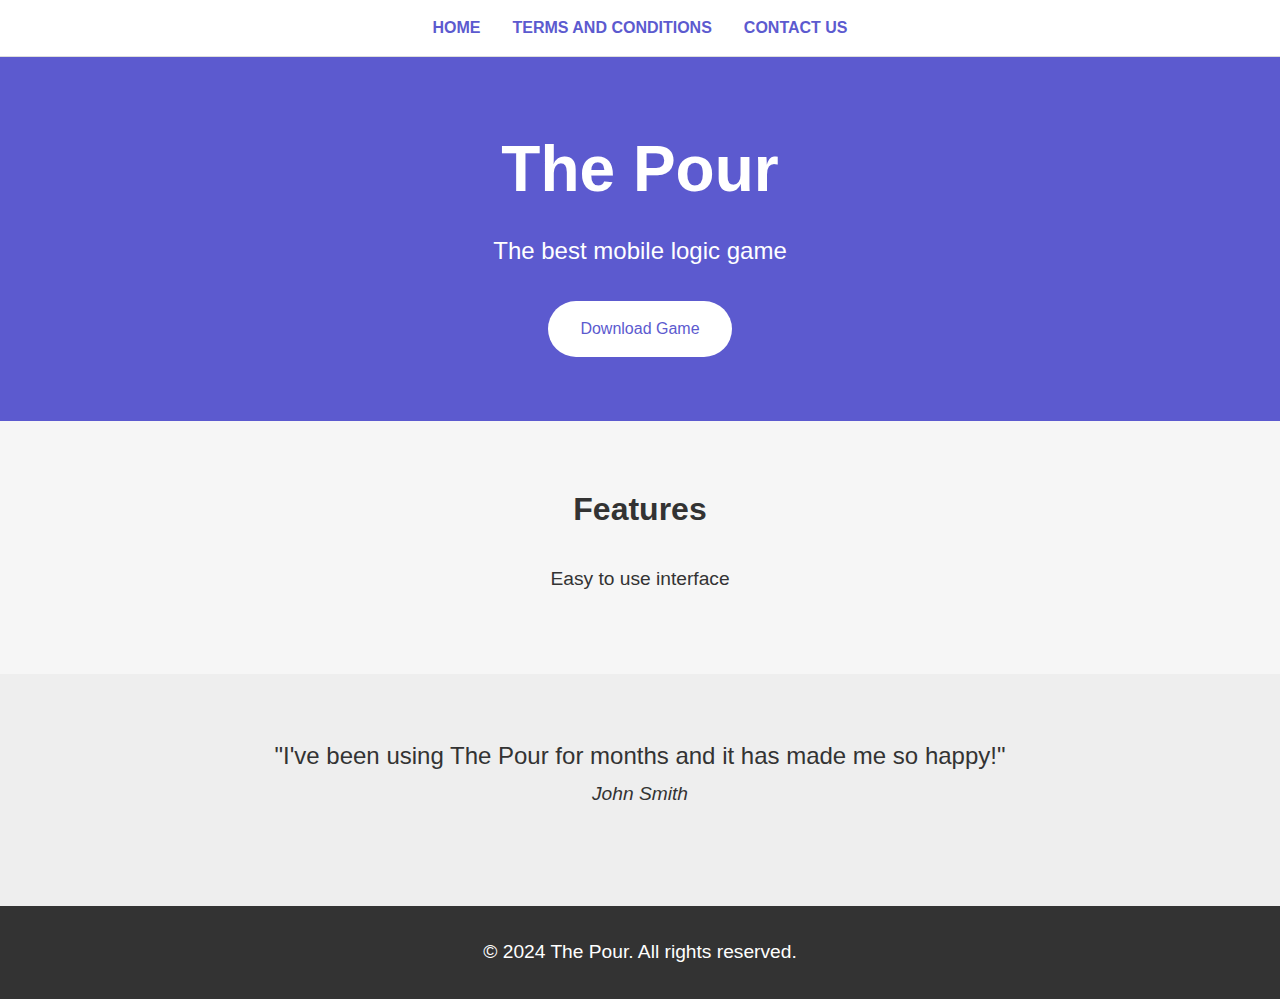
<file: pour/index.html>
<!DOCTYPE html>
<html>
<head>
	<meta charset="UTF-8">
	<title>The Pour</title>
	<link rel="stylesheet" href="style.css">
</head>
<body>
	<header>
		<nav>
			<ul>
				<li><a href="index.html">Home</a></li>
				<li><a href="terms.html">Terms and Conditions</a></li>
				<li><a href="contact.html">Contact Us</a></li>
			</ul>
		</nav>
	</header>
	<main>
		<section class="hero">
			<h1>The Pour</h1>
			<p>The best mobile logic game</p>
			<a href="https://apps.apple.com/app/id1633809162" class="button">Download Game</a>
		</section>
		<section class="features">
			<h2>Features</h2>
			<ul>
				<li>Easy to use interface</li>
			</ul>
		</section>
		<section class="testimonial">
			<blockquote>
				<p>"I've been using The Pour for months and it has made me so happy!"</p>
				<cite>John Smith</cite>
			</blockquote>
		</section>
	</main>
	<footer>
		<p>&copy; 2024 The Pour. All rights reserved.</p>
	</footer>
</body>
</html>
</file>
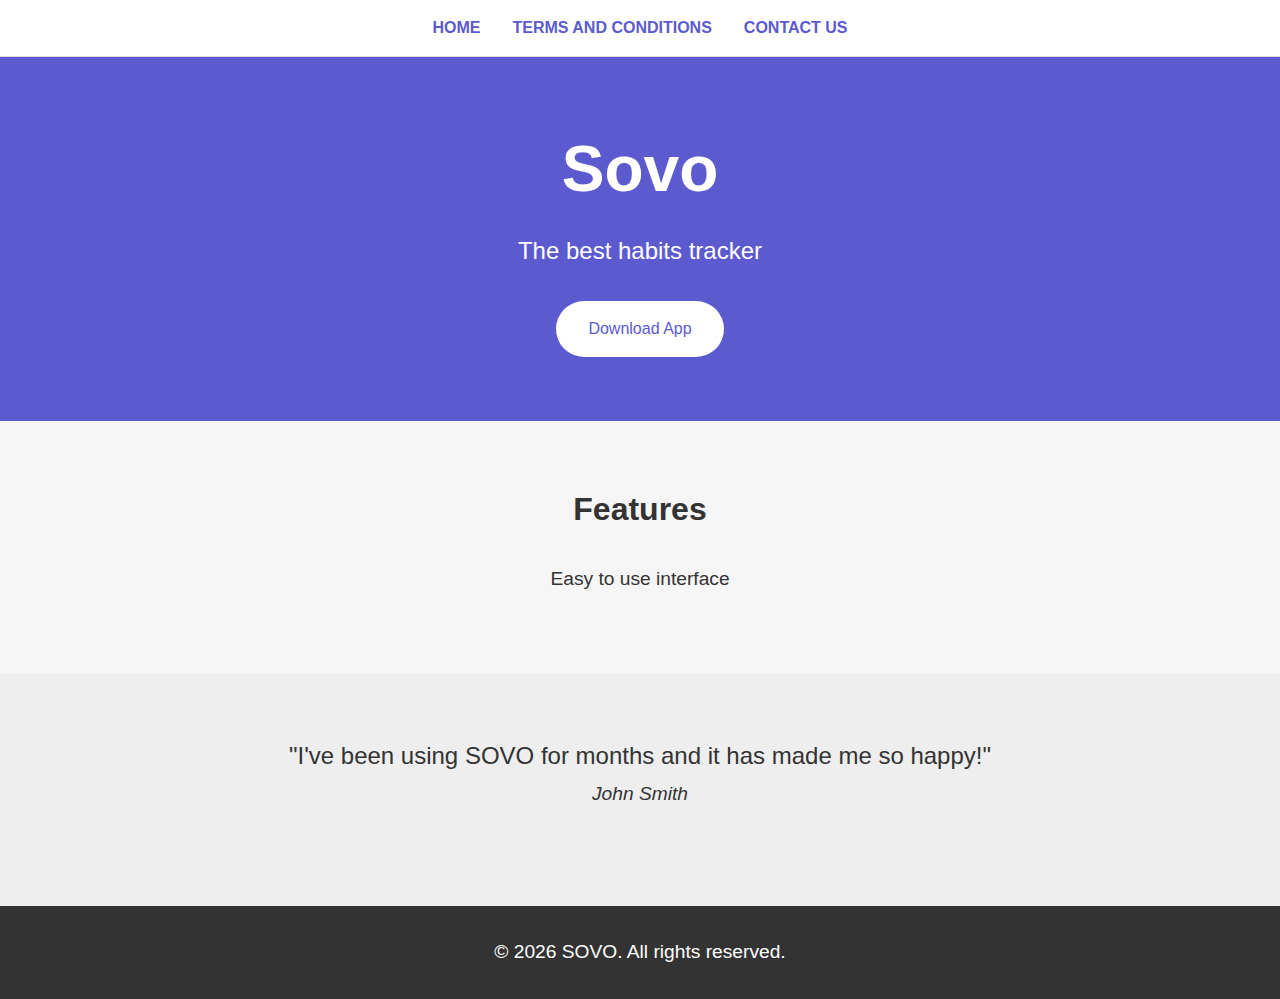
<file: sovo/index.html>
<!DOCTYPE html>
<html>
<head>
	<meta charset="UTF-8">
	<title>Sovo</title>
	<link rel="stylesheet" href="style.css">
</head>
<body>
	<header>
		<nav>
			<ul>
				<li><a href="index.html">Home</a></li>
				<li><a href="terms.html">Terms and Conditions</a></li>
				<li><a href="contact.html">Contact Us</a></li>
			</ul>
		</nav>
	</header>
	<main>
		<section class="hero">
			<h1>Sovo</h1>
			<p>The best habits tracker</p>
			<a href="https://apps.apple.com/app/id6739507213" class="button">Download App</a>
		</section>
		<section class="features">
			<h2>Features</h2>
			<ul>
				<li>Easy to use interface</li>
			</ul>
		</section>
		<section class="testimonial">
			<blockquote>
				<p>"I've been using SOVO for months and it has made me so happy!"</p>
				<cite>John Smith</cite>
			</blockquote>
		</section>
	</main>
	<footer>
		<p>&copy; 2026 SOVO. All rights reserved.</p>
	</footer>
</body>
</html>
</file>
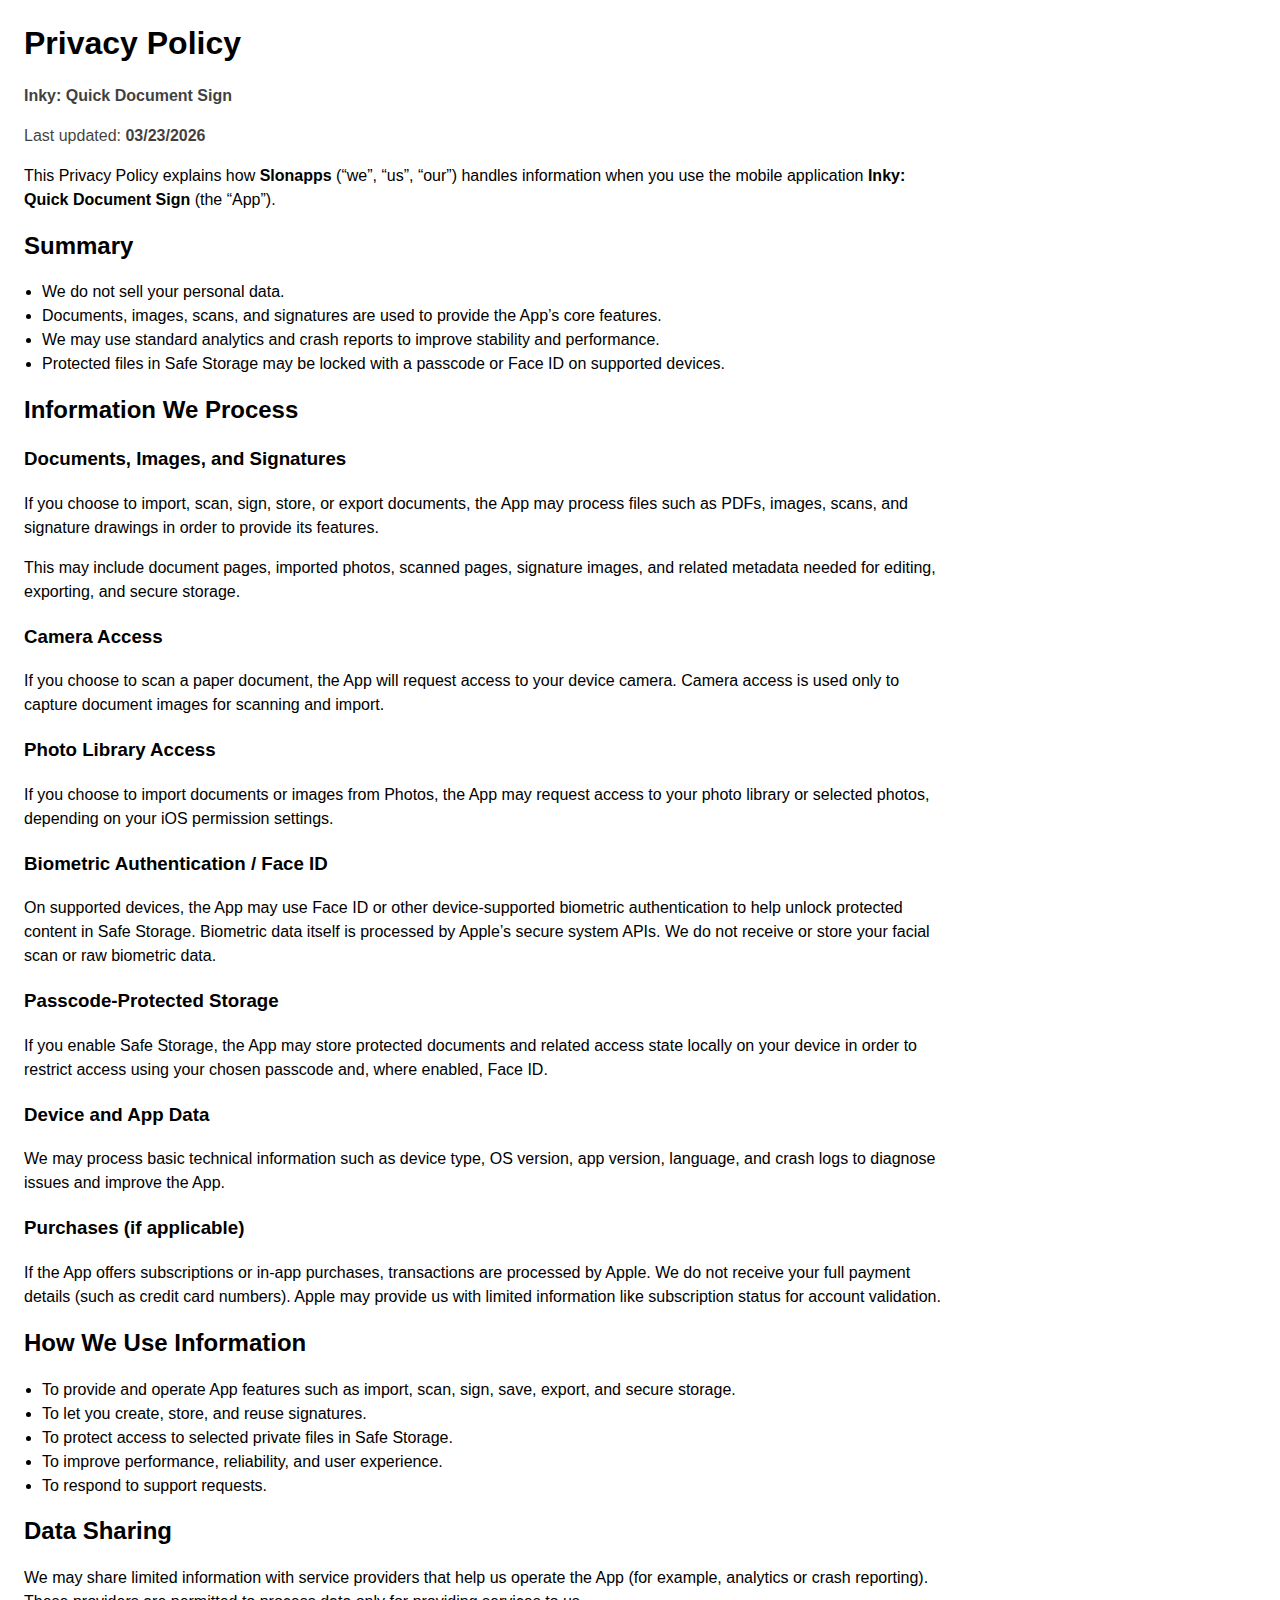
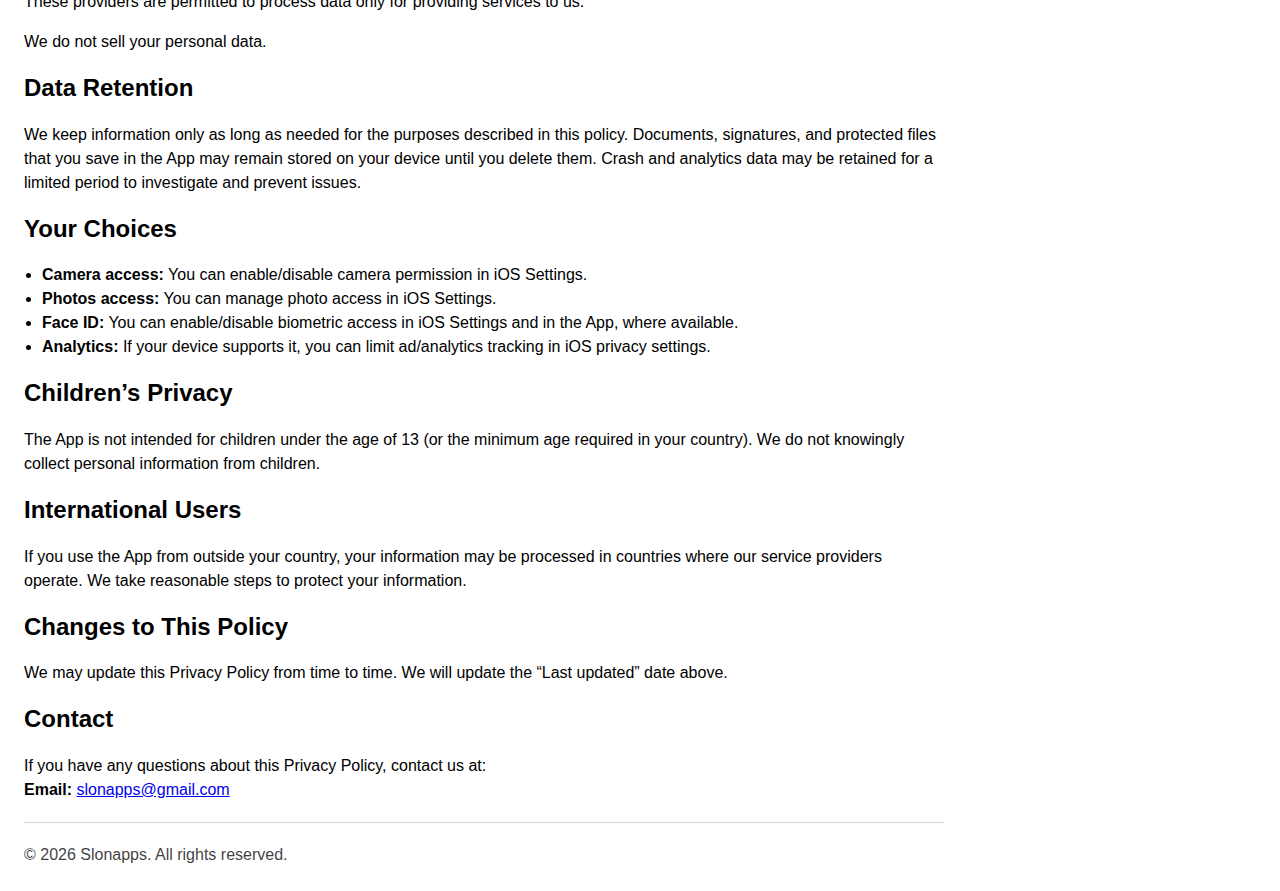
<file: inky/privacy.html>
<!doctype html>
<html lang="en">
<head>
  <meta charset="utf-8" />
  <meta name="viewport" content="width=device-width, initial-scale=1" />
  <title>Privacy Policy — Inky: Quick Document Sign</title>
  <style>
    :root { color-scheme: light dark; }
    body { font-family: -apple-system, BlinkMacSystemFont, "Segoe UI", Roboto, Arial, sans-serif; line-height: 1.5; margin: 24px; max-width: 920px; }
    h1,h2 { line-height: 1.2; }
    .muted { opacity: .75; }
    code { font-family: ui-monospace, SFMono-Regular, Menlo, Monaco, Consolas, "Liberation Mono", "Courier New", monospace; }
    a { word-break: break-word; }
    hr { border: 0; border-top: 1px solid rgba(127,127,127,.35); margin: 20px 0; }
    ul { padding-left: 18px; }
  </style>
</head>
<body>
  <h1>Privacy Policy</h1>
  <p class="muted"><strong>Inky: Quick Document Sign</strong></p>
  <p class="muted">Last updated: <strong>03/23/2026</strong></p>

  <p>
    This Privacy Policy explains how <strong>Slonapps</strong> (“we”, “us”, “our”)
    handles information when you use the mobile application <strong>Inky: Quick Document Sign</strong> (the “App”).
  </p>

  <h2>Summary</h2>
  <ul>
    <li>We do not sell your personal data.</li>
    <li>Documents, images, scans, and signatures are used to provide the App’s core features.</li>
    <li>We may use standard analytics and crash reports to improve stability and performance.</li>
    <li>Protected files in Safe Storage may be locked with a passcode or Face ID on supported devices.</li>
  </ul>

  <h2>Information We Process</h2>

  <h3>Documents, Images, and Signatures</h3>
  <p>
    If you choose to import, scan, sign, store, or export documents, the App may process files such as PDFs,
    images, scans, and signature drawings in order to provide its features.
  </p>
  <p>
    This may include document pages, imported photos, scanned pages, signature images, and related metadata
    needed for editing, exporting, and secure storage.
  </p>

  <h3>Camera Access</h3>
  <p>
    If you choose to scan a paper document, the App will request access to your device camera.
    Camera access is used only to capture document images for scanning and import.
  </p>

  <h3>Photo Library Access</h3>
  <p>
    If you choose to import documents or images from Photos, the App may request access to your photo library
    or selected photos, depending on your iOS permission settings.
  </p>

  <h3>Biometric Authentication / Face ID</h3>
  <p>
    On supported devices, the App may use Face ID or other device-supported biometric authentication to help
    unlock protected content in Safe Storage. Biometric data itself is processed by Apple’s secure system APIs.
    We do not receive or store your facial scan or raw biometric data.
  </p>

  <h3>Passcode-Protected Storage</h3>
  <p>
    If you enable Safe Storage, the App may store protected documents and related access state locally on your device
    in order to restrict access using your chosen passcode and, where enabled, Face ID.
  </p>

  <h3>Device and App Data</h3>
  <p>
    We may process basic technical information such as device type, OS version, app version, language,
    and crash logs to diagnose issues and improve the App.
  </p>

  <h3>Purchases (if applicable)</h3>
  <p>
    If the App offers subscriptions or in-app purchases, transactions are processed by Apple.
    We do not receive your full payment details (such as credit card numbers).
    Apple may provide us with limited information like subscription status for account validation.
  </p>

  <h2>How We Use Information</h2>
  <ul>
    <li>To provide and operate App features such as import, scan, sign, save, export, and secure storage.</li>
    <li>To let you create, store, and reuse signatures.</li>
    <li>To protect access to selected private files in Safe Storage.</li>
    <li>To improve performance, reliability, and user experience.</li>
    <li>To respond to support requests.</li>
  </ul>

  <h2>Data Sharing</h2>
  <p>
    We may share limited information with service providers that help us operate the App
    (for example, analytics or crash reporting). These providers are permitted to process data only
    for providing services to us.
  </p>
  <p>
    We do not sell your personal data.
  </p>

  <h2>Data Retention</h2>
  <p>
    We keep information only as long as needed for the purposes described in this policy.
    Documents, signatures, and protected files that you save in the App may remain stored on your device
    until you delete them. Crash and analytics data may be retained for a limited period to investigate
    and prevent issues.
  </p>

  <h2>Your Choices</h2>
  <ul>
    <li><strong>Camera access:</strong> You can enable/disable camera permission in iOS Settings.</li>
    <li><strong>Photos access:</strong> You can manage photo access in iOS Settings.</li>
    <li><strong>Face ID:</strong> You can enable/disable biometric access in iOS Settings and in the App, where available.</li>
    <li><strong>Analytics:</strong> If your device supports it, you can limit ad/analytics tracking in iOS privacy settings.</li>
  </ul>

  <h2>Children’s Privacy</h2>
  <p>
    The App is not intended for children under the age of 13 (or the minimum age required in your country).
    We do not knowingly collect personal information from children.
  </p>

  <h2>International Users</h2>
  <p>
    If you use the App from outside your country, your information may be processed in countries where our
    service providers operate. We take reasonable steps to protect your information.
  </p>

  <h2>Changes to This Policy</h2>
  <p>
    We may update this Privacy Policy from time to time. We will update the “Last updated” date above.
  </p>

  <h2>Contact</h2>
  <p>
    If you have any questions about this Privacy Policy, contact us at:
    <br />
    <strong>Email:</strong> <a href="mailto:slonapps@gmail.com">slonapps@gmail.com</a>
  </p>

  <hr />
  <p class="muted">© <span>2026</span> Slonapps. All rights reserved.</p>
</body>
</html>
</file>
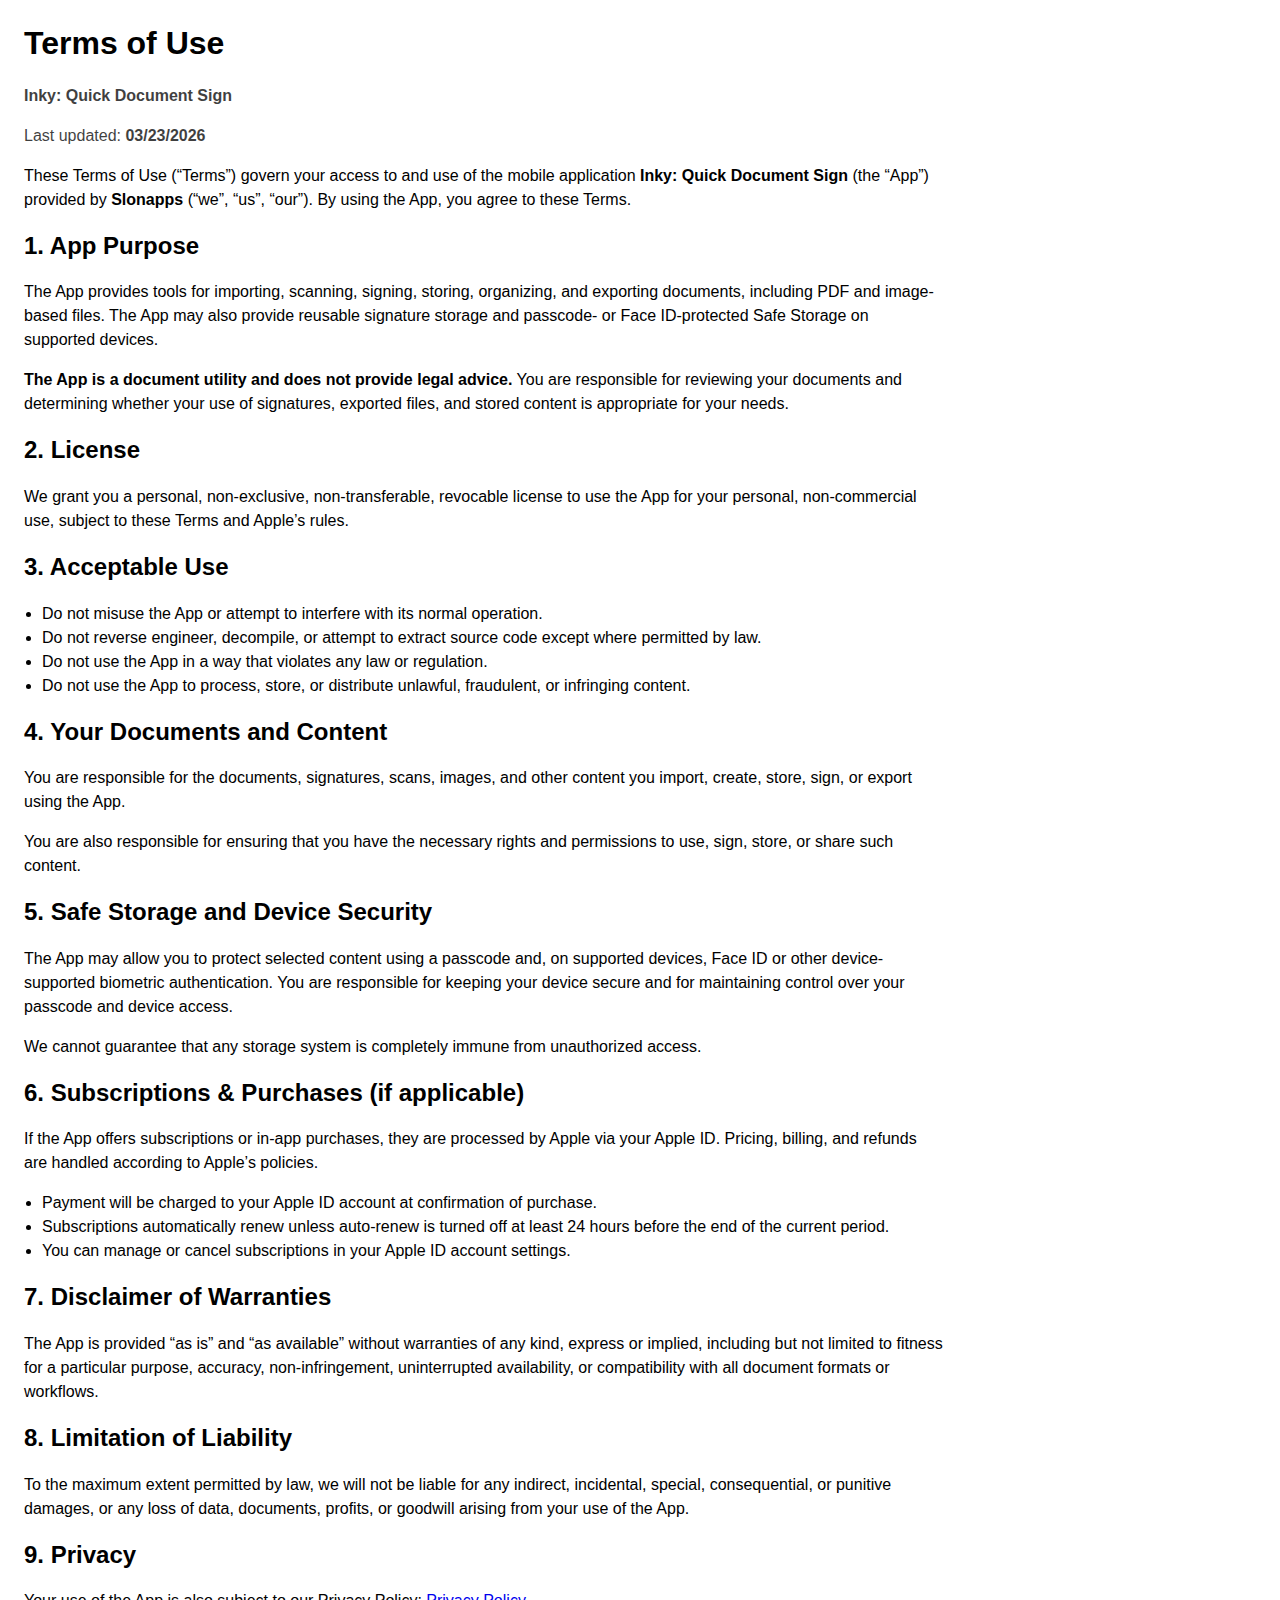
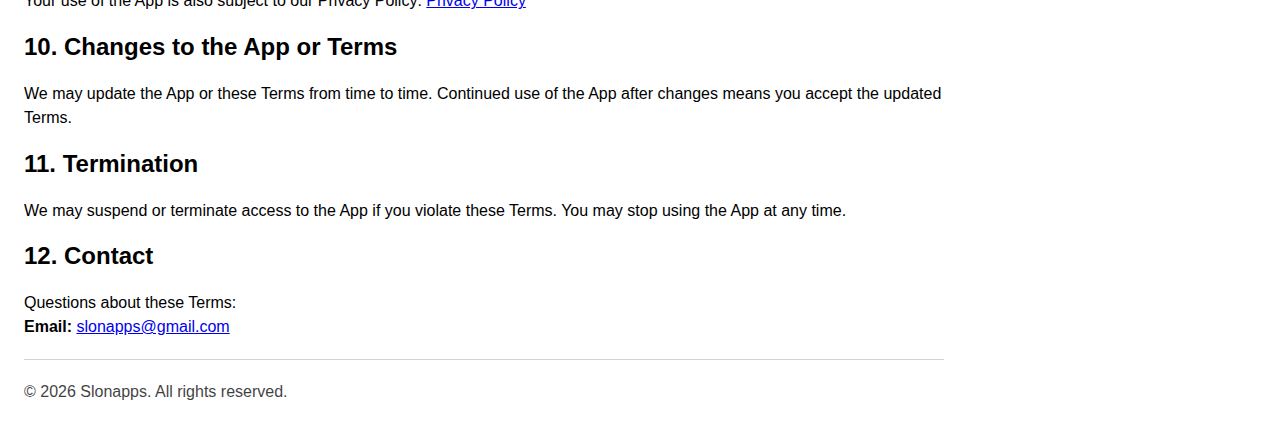
<file: inky/terms.html>
<!doctype html>
<html lang="en">
<head>
  <meta charset="utf-8" />
  <meta name="viewport" content="width=device-width, initial-scale=1" />
  <title>Terms of Use — Inky: Quick Document Sign</title>
  <style>
    :root { color-scheme: light dark; }
    body { font-family: -apple-system, BlinkMacSystemFont, "Segoe UI", Roboto, Arial, sans-serif; line-height: 1.5; margin: 24px; max-width: 920px; }
    h1,h2 { line-height: 1.2; }
    .muted { opacity: .75; }
    a { word-break: break-word; }
    hr { border: 0; border-top: 1px solid rgba(127,127,127,.35); margin: 20px 0; }
    ul { padding-left: 18px; }
  </style>
</head>
<body>
  <h1>Terms of Use</h1>
  <p class="muted"><strong>Inky: Quick Document Sign</strong></p>
  <p class="muted">Last updated: <strong>03/23/2026</strong></p>

  <p>
    These Terms of Use (“Terms”) govern your access to and use of the mobile application
    <strong>Inky: Quick Document Sign</strong> (the “App”) provided by <strong>Slonapps</strong> (“we”, “us”, “our”).
    By using the App, you agree to these Terms.
  </p>

  <h2>1. App Purpose</h2>
  <p>
    The App provides tools for importing, scanning, signing, storing, organizing, and exporting documents,
    including PDF and image-based files. The App may also provide reusable signature storage and passcode-
    or Face ID-protected Safe Storage on supported devices.
  </p>
  <p>
    <strong>The App is a document utility and does not provide legal advice.</strong>
    You are responsible for reviewing your documents and determining whether your use of signatures,
    exported files, and stored content is appropriate for your needs.
  </p>

  <h2>2. License</h2>
  <p>
    We grant you a personal, non-exclusive, non-transferable, revocable license to use the App
    for your personal, non-commercial use, subject to these Terms and Apple’s rules.
  </p>

  <h2>3. Acceptable Use</h2>
  <ul>
    <li>Do not misuse the App or attempt to interfere with its normal operation.</li>
    <li>Do not reverse engineer, decompile, or attempt to extract source code except where permitted by law.</li>
    <li>Do not use the App in a way that violates any law or regulation.</li>
    <li>Do not use the App to process, store, or distribute unlawful, fraudulent, or infringing content.</li>
  </ul>

  <h2>4. Your Documents and Content</h2>
  <p>
    You are responsible for the documents, signatures, scans, images, and other content you import,
    create, store, sign, or export using the App.
  </p>
  <p>
    You are also responsible for ensuring that you have the necessary rights and permissions to use,
    sign, store, or share such content.
  </p>

  <h2>5. Safe Storage and Device Security</h2>
  <p>
    The App may allow you to protect selected content using a passcode and, on supported devices, Face ID
    or other device-supported biometric authentication. You are responsible for keeping your device secure
    and for maintaining control over your passcode and device access.
  </p>
  <p>
    We cannot guarantee that any storage system is completely immune from unauthorized access.
  </p>

  <h2>6. Subscriptions &amp; Purchases (if applicable)</h2>
  <p>
    If the App offers subscriptions or in-app purchases, they are processed by Apple via your Apple ID.
    Pricing, billing, and refunds are handled according to Apple’s policies.
  </p>
  <ul>
    <li>Payment will be charged to your Apple ID account at confirmation of purchase.</li>
    <li>Subscriptions automatically renew unless auto-renew is turned off at least 24 hours before the end of the current period.</li>
    <li>You can manage or cancel subscriptions in your Apple ID account settings.</li>
  </ul>

  <h2>7. Disclaimer of Warranties</h2>
  <p>
    The App is provided “as is” and “as available” without warranties of any kind, express or implied,
    including but not limited to fitness for a particular purpose, accuracy, non-infringement,
    uninterrupted availability, or compatibility with all document formats or workflows.
  </p>

  <h2>8. Limitation of Liability</h2>
  <p>
    To the maximum extent permitted by law, we will not be liable for any indirect, incidental, special,
    consequential, or punitive damages, or any loss of data, documents, profits, or goodwill arising from
    your use of the App.
  </p>

  <h2>9. Privacy</h2>
  <p>
    Your use of the App is also subject to our Privacy Policy:
    <a href="https://slonapps.com/inky/privacy.html">Privacy Policy</a>
  </p>

  <h2>10. Changes to the App or Terms</h2>
  <p>
    We may update the App or these Terms from time to time. Continued use of the App after changes
    means you accept the updated Terms.
  </p>

  <h2>11. Termination</h2>
  <p>
    We may suspend or terminate access to the App if you violate these Terms.
    You may stop using the App at any time.
  </p>

  <h2>12. Contact</h2>
  <p>
    Questions about these Terms:
    <br />
    <strong>Email:</strong> <a href="mailto:slonapps@gmail.com">slonapps@gmail.com</a>
  </p>

  <hr />
  <p class="muted">© <span>2026</span> Slonapps. All rights reserved.</p>
</body>
</html>
</file>
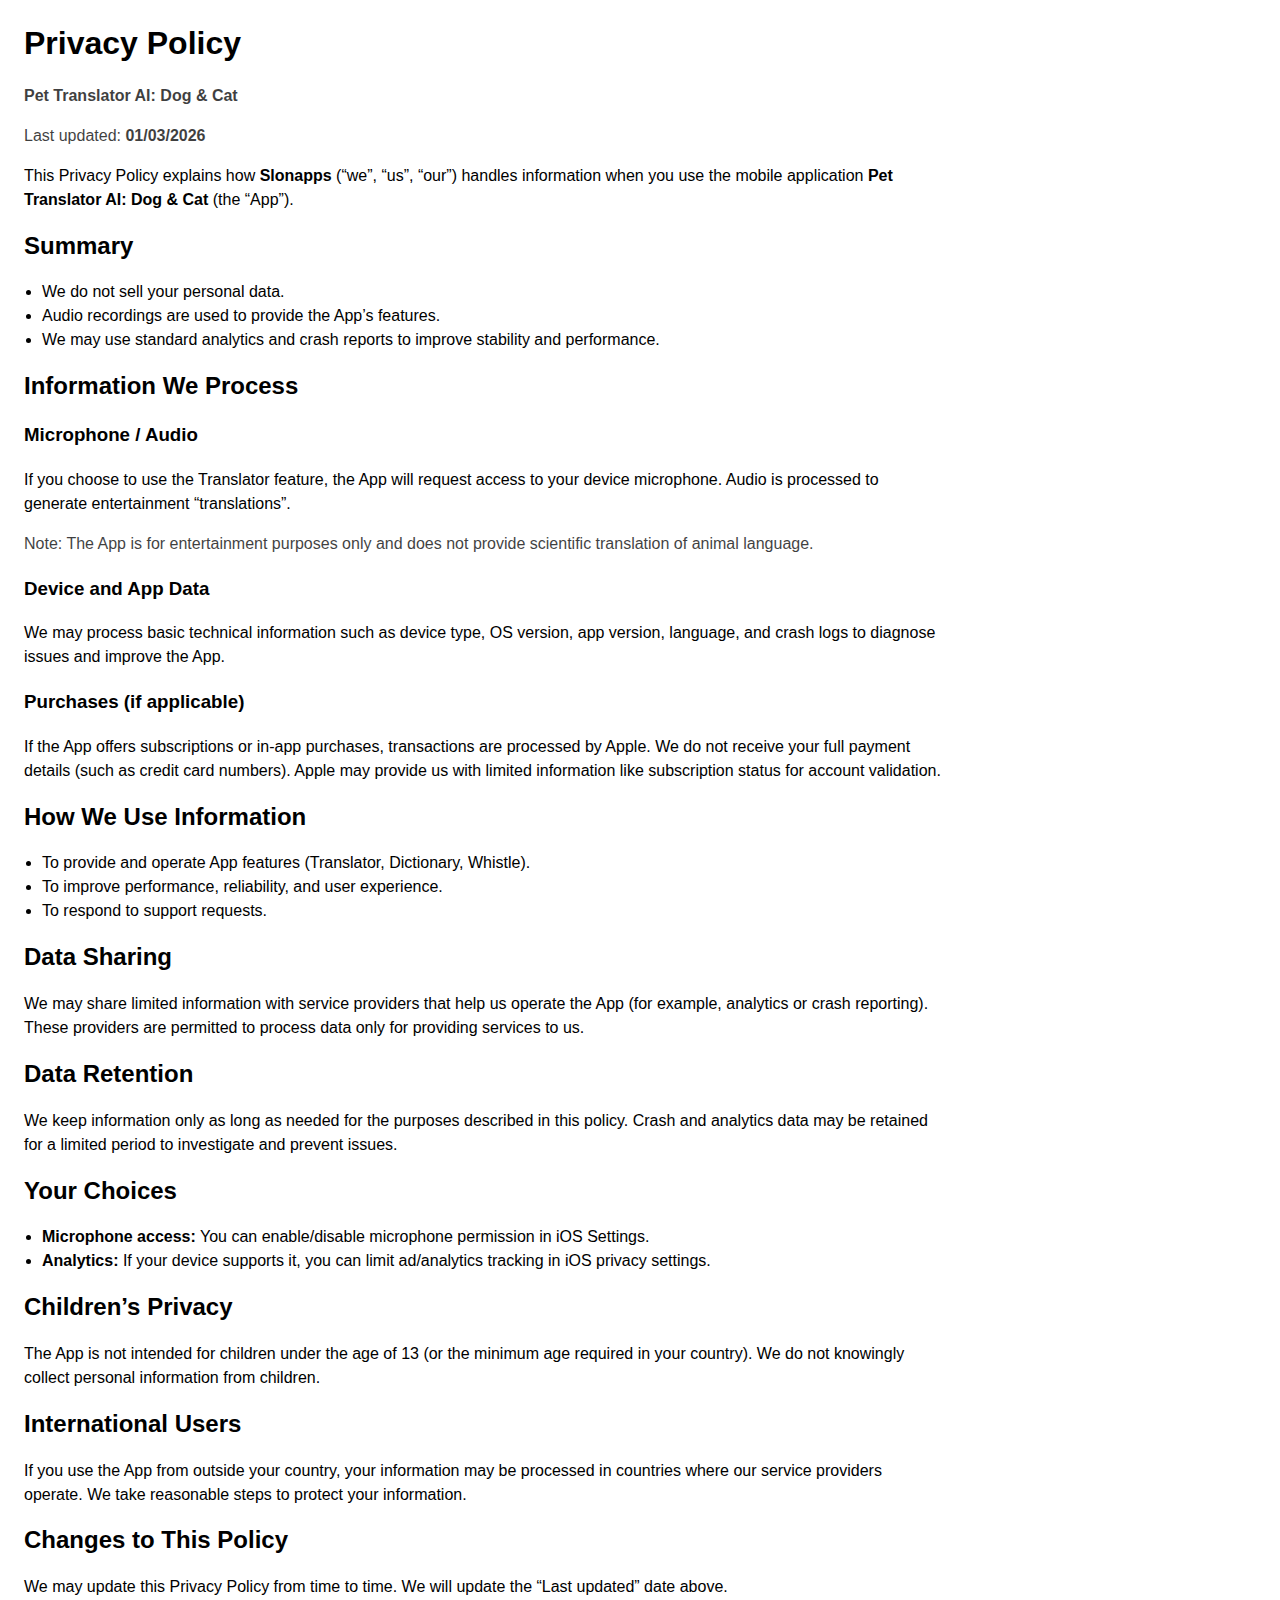
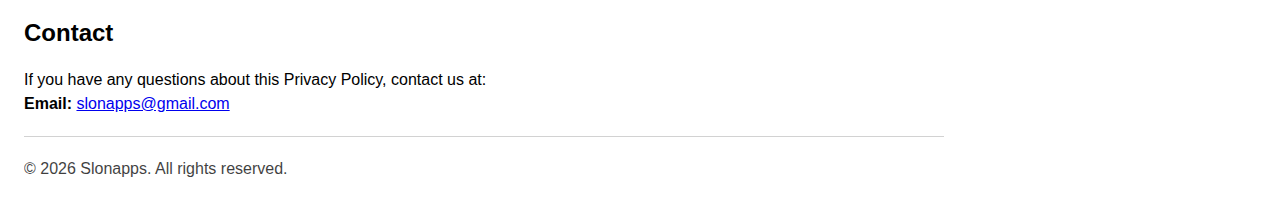
<file: petrans/privacy.html>
<!doctype html>
<html lang="en">
<head>
  <meta charset="utf-8" />
  <meta name="viewport" content="width=device-width, initial-scale=1" />
  <title>Privacy Policy — Pet Translator AI: Dog & Cat</title>
  <style>
    :root { color-scheme: light dark; }
    body { font-family: -apple-system, BlinkMacSystemFont, "Segoe UI", Roboto, Arial, sans-serif; line-height: 1.5; margin: 24px; max-width: 920px; }
    h1,h2 { line-height: 1.2; }
    .muted { opacity: .75; }
    code { font-family: ui-monospace, SFMono-Regular, Menlo, Monaco, Consolas, "Liberation Mono", "Courier New", monospace; }
    a { word-break: break-word; }
    hr { border: 0; border-top: 1px solid rgba(127,127,127,.35); margin: 20px 0; }
    ul { padding-left: 18px; }
  </style>
</head>
<body>
  <h1>Privacy Policy</h1>
  <p class="muted"><strong>Pet Translator AI: Dog &amp; Cat</strong></p>
  <p class="muted">Last updated: <strong>01/03/2026</strong></p>

  <p>
    This Privacy Policy explains how <strong>Slonapps</strong> (“we”, “us”, “our”)
    handles information when you use the mobile application <strong>Pet Translator AI: Dog &amp; Cat</strong> (the “App”).
  </p>

  <h2>Summary</h2>
  <ul>
    <li>We do not sell your personal data.</li>
    <li>Audio recordings are used to provide the App’s features.</li>
    <li>We may use standard analytics and crash reports to improve stability and performance.</li>
  </ul>

  <h2>Information We Process</h2>

  <h3>Microphone / Audio</h3>
  <p>
    If you choose to use the Translator feature, the App will request access to your device microphone.
    Audio is processed to generate entertainment “translations”.
  </p>
  <p class="muted">
    Note: The App is for entertainment purposes only and does not provide scientific translation of animal language.
  </p>

  <h3>Device and App Data</h3>
  <p>
    We may process basic technical information such as device type, OS version, app version, language,
    and crash logs to diagnose issues and improve the App.
  </p>

  <h3>Purchases (if applicable)</h3>
  <p>
    If the App offers subscriptions or in-app purchases, transactions are processed by Apple.
    We do not receive your full payment details (such as credit card numbers).
    Apple may provide us with limited information like subscription status for account validation.
  </p>

  <h2>How We Use Information</h2>
  <ul>
    <li>To provide and operate App features (Translator, Dictionary, Whistle).</li>
    <li>To improve performance, reliability, and user experience.</li>
    <li>To respond to support requests.</li>
  </ul>

  <h2>Data Sharing</h2>
  <p>
    We may share limited information with service providers that help us operate the App
    (for example, analytics or crash reporting). These providers are permitted to process data only
    for providing services to us.
  </p>

  <h2>Data Retention</h2>
  <p>
    We keep information only as long as needed for the purposes described in this policy.
    Crash and analytics data may be retained for a limited period to investigate and prevent issues.
  </p>

  <h2>Your Choices</h2>
  <ul>
    <li><strong>Microphone access:</strong> You can enable/disable microphone permission in iOS Settings.</li>
    <li><strong>Analytics:</strong> If your device supports it, you can limit ad/analytics tracking in iOS privacy settings.</li>
  </ul>

  <h2>Children’s Privacy</h2>
  <p>
    The App is not intended for children under the age of 13 (or the minimum age required in your country).
    We do not knowingly collect personal information from children.
  </p>

  <h2>International Users</h2>
  <p>
    If you use the App from outside your country, your information may be processed in countries where our
    service providers operate. We take reasonable steps to protect your information.
  </p>

  <h2>Changes to This Policy</h2>
  <p>
    We may update this Privacy Policy from time to time. We will update the “Last updated” date above.
  </p>

  <h2>Contact</h2>
  <p>
    If you have any questions about this Privacy Policy, contact us at:
    <br />
    <strong>Email:</strong> <a href="mailto:slonapps@gmail.com">slonapps@gmail.com</a>
  </p>

  <hr />
  <p class="muted">© <span>2026</span> Slonapps. All rights reserved.</p>
</body>
</html>
</file>
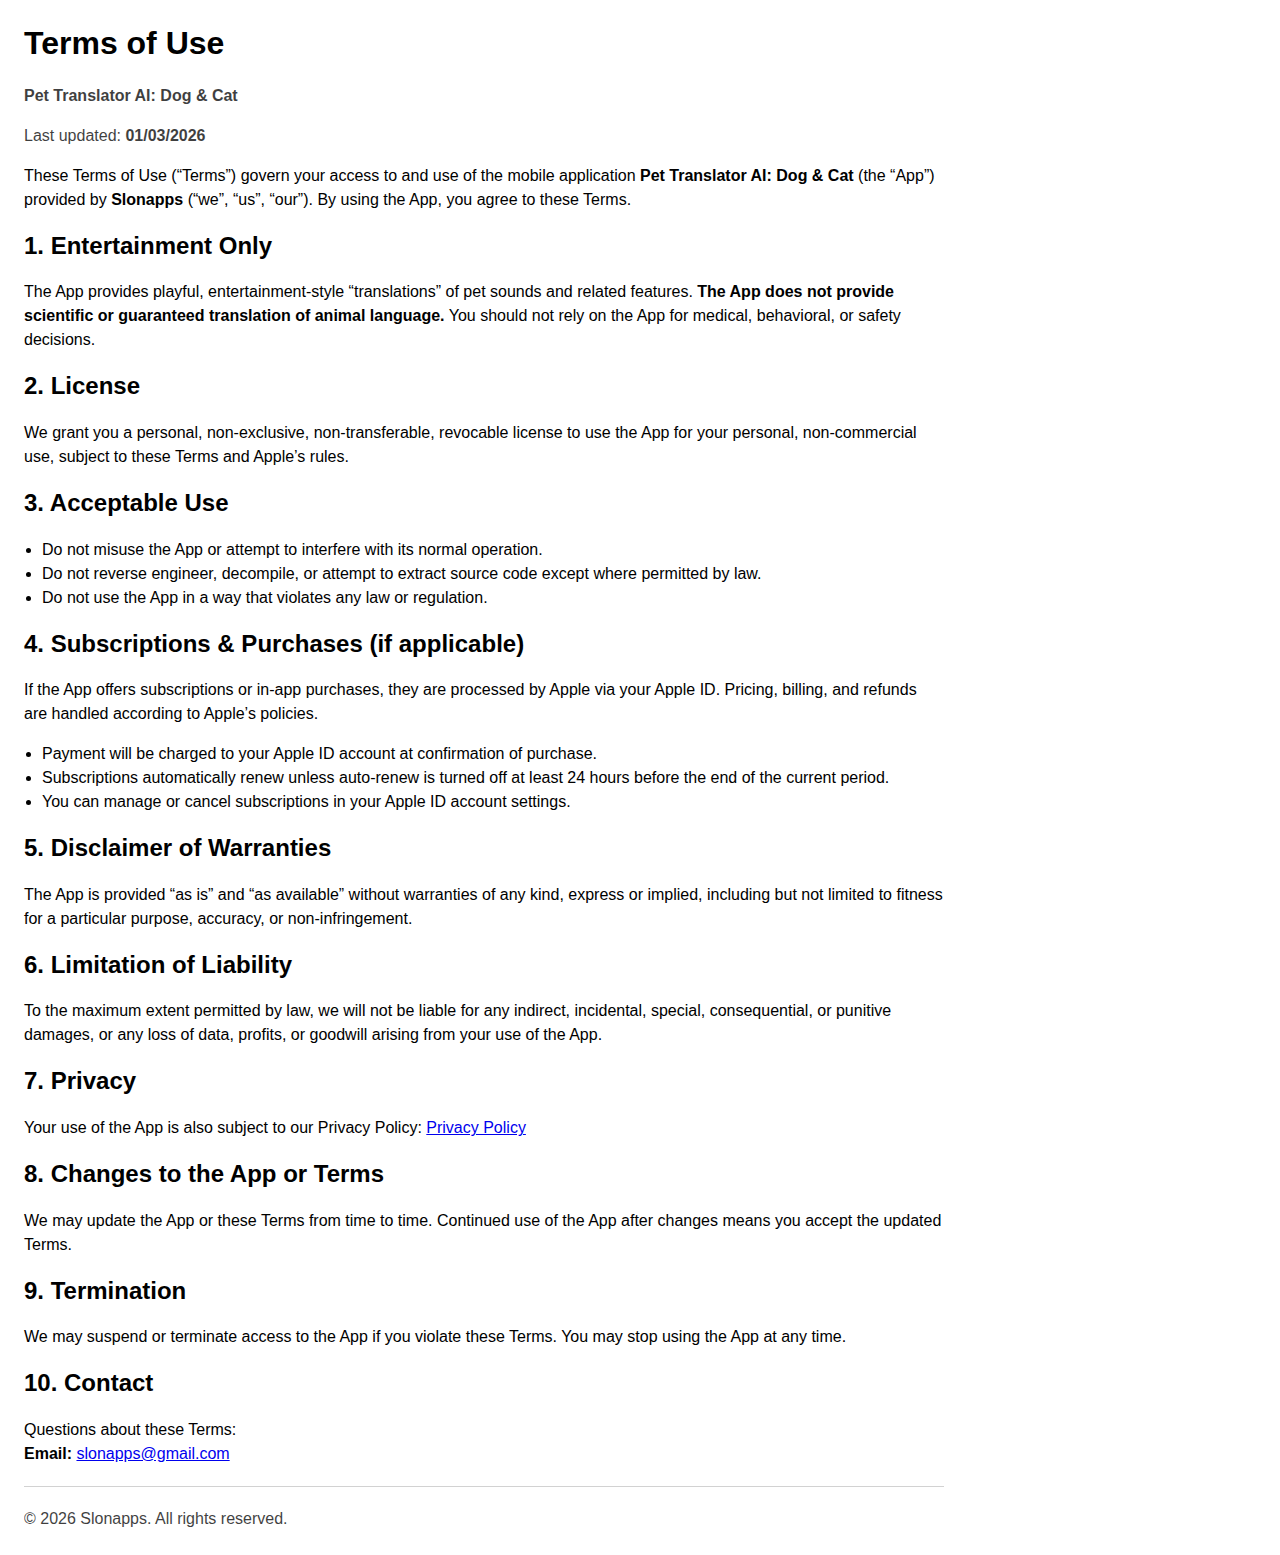
<file: petrans/terms.html>
<!doctype html>
<html lang="en">
<head>
  <meta charset="utf-8" />
  <meta name="viewport" content="width=device-width, initial-scale=1" />
  <title>Terms of Use — Pet Translator AI: Dog & Cat</title>
  <style>
    :root { color-scheme: light dark; }
    body { font-family: -apple-system, BlinkMacSystemFont, "Segoe UI", Roboto, Arial, sans-serif; line-height: 1.5; margin: 24px; max-width: 920px; }
    h1,h2 { line-height: 1.2; }
    .muted { opacity: .75; }
    a { word-break: break-word; }
    hr { border: 0; border-top: 1px solid rgba(127,127,127,.35); margin: 20px 0; }
    ul { padding-left: 18px; }
  </style>
</head>
<body>
  <h1>Terms of Use</h1>
  <p class="muted"><strong>Pet Translator AI: Dog &amp; Cat</strong></p>
  <p class="muted">Last updated: <strong>01/03/2026</strong></p>

  <p>
    These Terms of Use (“Terms”) govern your access to and use of the mobile application
    <strong>Pet Translator AI: Dog &amp; Cat</strong> (the “App”) provided by <strong>Slonapps</strong> (“we”, “us”, “our”).
    By using the App, you agree to these Terms.
  </p>

  <h2>1. Entertainment Only</h2>
  <p>
    The App provides playful, entertainment-style “translations” of pet sounds and related features.
    <strong>The App does not provide scientific or guaranteed translation of animal language.</strong>
    You should not rely on the App for medical, behavioral, or safety decisions.
  </p>

  <h2>2. License</h2>
  <p>
    We grant you a personal, non-exclusive, non-transferable, revocable license to use the App
    for your personal, non-commercial use, subject to these Terms and Apple’s rules.
  </p>

  <h2>3. Acceptable Use</h2>
  <ul>
    <li>Do not misuse the App or attempt to interfere with its normal operation.</li>
    <li>Do not reverse engineer, decompile, or attempt to extract source code except where permitted by law.</li>
    <li>Do not use the App in a way that violates any law or regulation.</li>
  </ul>

  <h2>4. Subscriptions &amp; Purchases (if applicable)</h2>
  <p>
    If the App offers subscriptions or in-app purchases, they are processed by Apple via your Apple ID.
    Pricing, billing, and refunds are handled according to Apple’s policies.
  </p>
  <ul>
    <li>Payment will be charged to your Apple ID account at confirmation of purchase.</li>
    <li>Subscriptions automatically renew unless auto-renew is turned off at least 24 hours before the end of the current period.</li>
    <li>You can manage or cancel subscriptions in your Apple ID account settings.</li>
  </ul>

  <h2>5. Disclaimer of Warranties</h2>
  <p>
    The App is provided “as is” and “as available” without warranties of any kind, express or implied,
    including but not limited to fitness for a particular purpose, accuracy, or non-infringement.
  </p>

  <h2>6. Limitation of Liability</h2>
  <p>
    To the maximum extent permitted by law, we will not be liable for any indirect, incidental, special,
    consequential, or punitive damages, or any loss of data, profits, or goodwill arising from your use of the App.
  </p>

  <h2>7. Privacy</h2>
  <p>
    Your use of the App is also subject to our Privacy Policy:
    <a href="https://slonapps.com/petrans/privacy.html">Privacy Policy</a>
  </p>

  <h2>8. Changes to the App or Terms</h2>
  <p>
    We may update the App or these Terms from time to time. Continued use of the App after changes
    means you accept the updated Terms.
  </p>

  <h2>9. Termination</h2>
  <p>
    We may suspend or terminate access to the App if you violate these Terms.
    You may stop using the App at any time.
  </p>

  <h2>10. Contact</h2>
  <p>
    Questions about these Terms:
    <br />
    <strong>Email:</strong> <a href="mailto:slonapps@gmail.com">slonapps@gmail.com</a>
  </p>

  <hr />
  <p class="muted">© <span>2026</span> Slonapps. All rights reserved.</p>
</body>
</html>
</file>
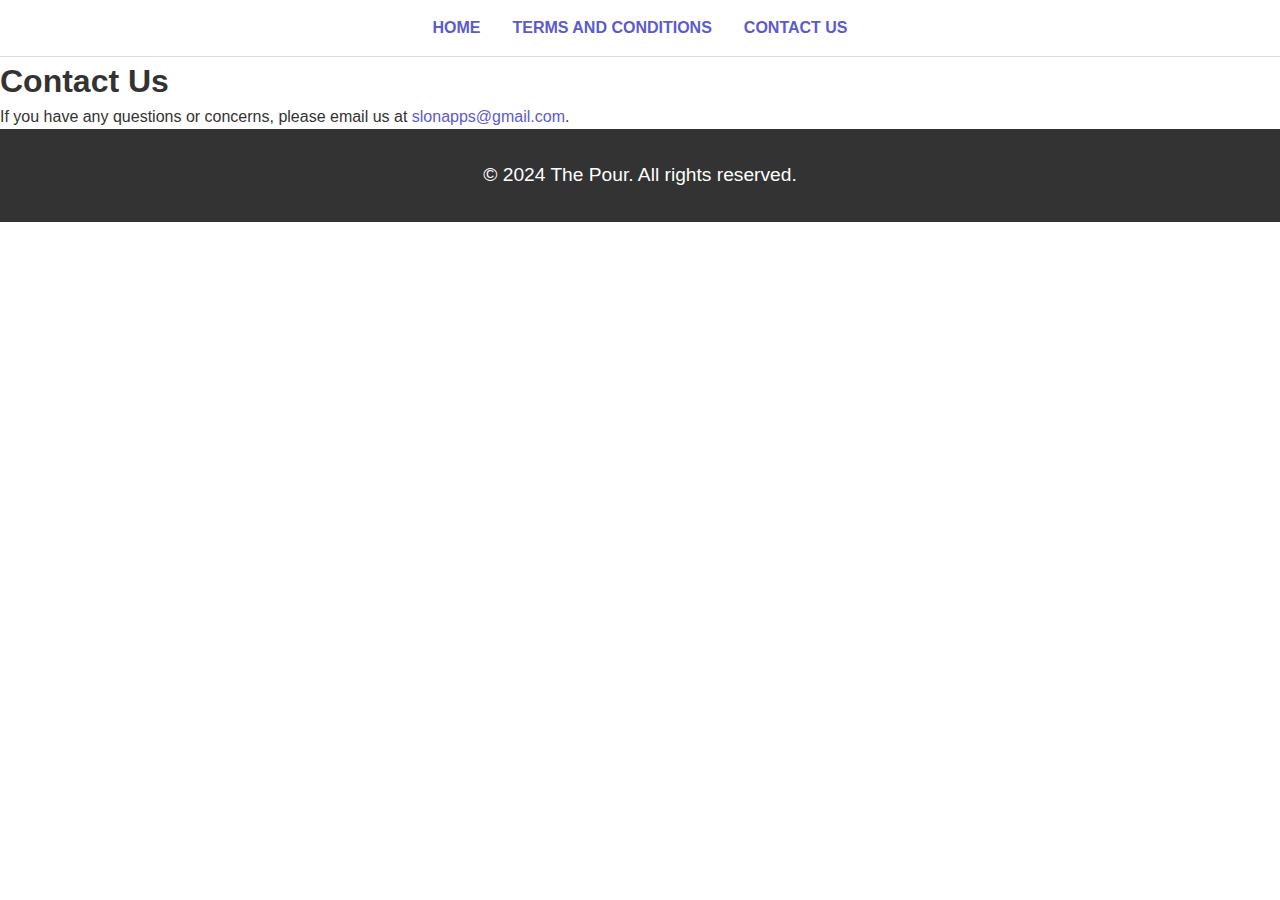
<file: pour/contact.html>
<!DOCTYPE html>
<html>
<head>
	<meta charset="UTF-8">
	<title>Contact Us | The Pour</title>
	<link rel="stylesheet" href="style.css">
</head>
<body>
	<header>
		<nav>
			<ul>
				<li><a href="index.html">Home</a></li>
				<li><a href="terms.html">Terms and Conditions</a></li>
				<li class="active"><a href="contact.html">Contact Us</a></li>
			</ul>
		</nav>
	</header>
	<main>
		<section class="contact">
			<h1>Contact Us</h1>
			<p>If you have any questions or concerns, please email us at <a href="mailto:slonapps@gmail.com">slonapps@gmail.com</a>.</p>
		</section>
	</main>
	<footer>
		<p>&copy; 2024 The Pour. All rights reserved.</p>
	</footer>
</body>
</html>
</file>
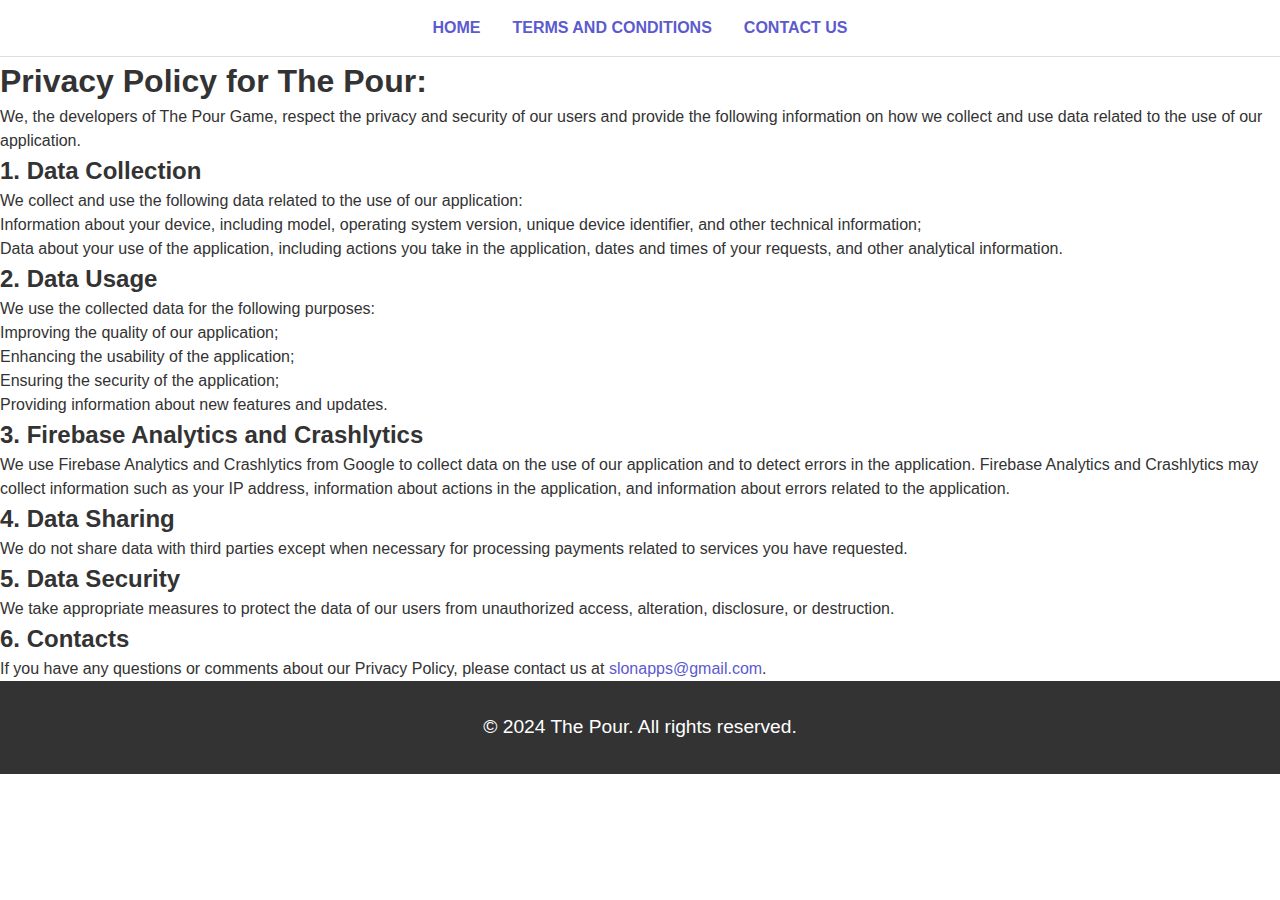
<file: pour/privacy.html>
<!DOCTYPE html>
<html>
<head>
	<meta charset="UTF-8">
	<title>Privacy policy | The Pour</title>
	<link rel="stylesheet" href="style.css">
</head>
<body>
	<header>
		<nav>
			<ul>
				<li><a href="index.html">Home</a></li>
				<li><a href="terms.html">Terms and Conditions</a></li>
				<li><a href="contact.html">Contact Us</a></li>
			</ul>
		</nav>
	</header>
	<main>
		<section class="terms">
			<h1>Privacy Policy for The Pour:</h1>
	<p>We, the developers of The Pour Game, respect the privacy and security of our users and provide the following information on how we collect and use data related to the use of our application.</p>
	<h2>1. Data Collection</h2>
	<p>We collect and use the following data related to the use of our application:</p>
	<ul>
		<li>Information about your device, including model, operating system version, unique device identifier, and other technical information;</li>
		<li>Data about your use of the application, including actions you take in the application, dates and times of your requests, and other analytical information.</li>
	</ul>
	<h2>2. Data Usage</h2>
	<p>We use the collected data for the following purposes:</p>
	<ul>
		<li>Improving the quality of our application;</li>
		<li>Enhancing the usability of the application;</li>
		<li>Ensuring the security of the application;</li>
		<li>Providing information about new features and updates.</li>
	</ul>
	<h2>3. Firebase Analytics and Crashlytics</h2>
	<p>We use Firebase Analytics and Crashlytics from Google to collect data on the use of our application and to detect errors in the application. Firebase Analytics and Crashlytics may collect information such as your IP address, information about actions in the application, and information about errors related to the application.</p>
	<h2>4. Data Sharing</h2>
	<p>We do not share data with third parties except when necessary for processing payments related to services you have requested.</p>
	<h2>5. Data Security</h2>
	<p>We take appropriate measures to protect the data of our users from unauthorized access, alteration, disclosure, or destruction.</p>
	<h2>6. Contacts</h2>
	<p>If you have any questions or comments about our Privacy Policy, please contact us at <a href="mailto:slonapps@gmail.com">slonapps@gmail.com</a>.</p>
		</section>
	</main>
	<footer>
		<p>&copy; 2024 The Pour. All rights reserved.</p>
	</footer>
</body>
</html>
</file>
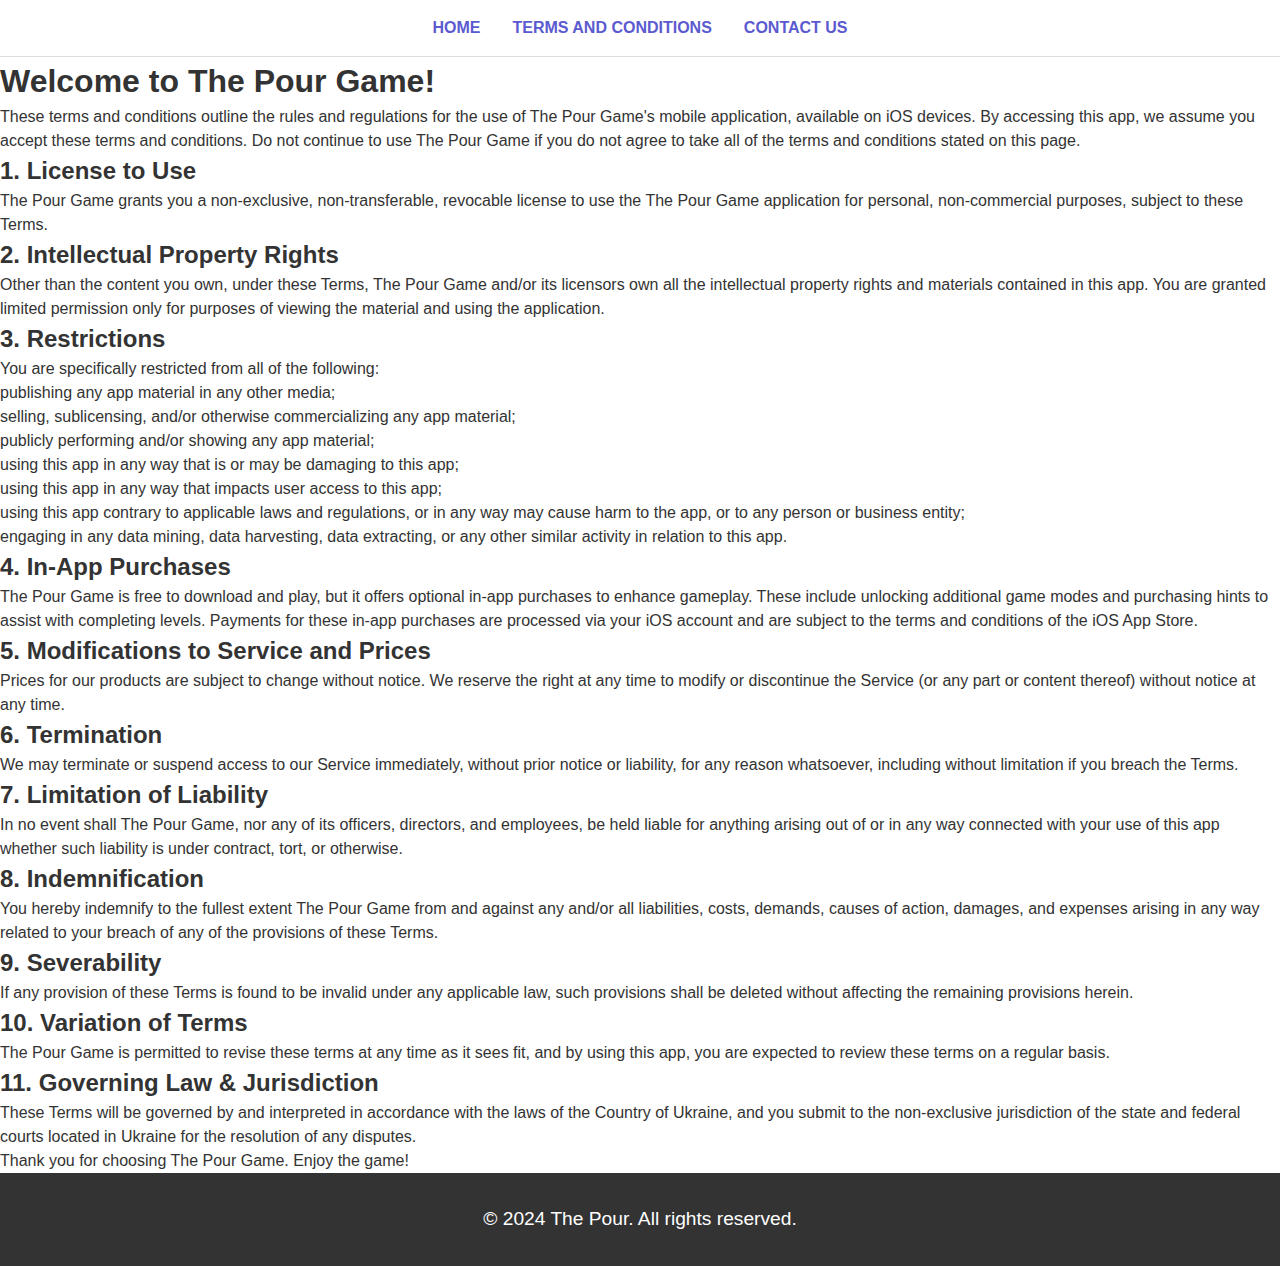
<file: pour/terms.html>
<!DOCTYPE html>
<html>
<head>
	<meta charset="UTF-8">
	<title>Terms and Conditions | The Pour</title>
	<link rel="stylesheet" href="style.css">
</head>
<body>
	<header>
		<nav>
			<ul>
				<li><a href="index.html">Home</a></li>
				<li class="active"><a href="terms.html">Terms and Conditions</a></li>
				<li><a href="contact.html">Contact Us</a></li>
			</ul>
		</nav>
	</header>
	<main>
		<section class="terms">
			<h1>Welcome to The Pour Game!</h1>
<p>These terms and conditions outline the rules and regulations for the use of The Pour Game's mobile application, available on iOS devices. By accessing this app, we assume you accept these terms and conditions. Do not continue to use The Pour Game if you do not agree to take all of the terms and conditions stated on this page.</p>

<h2>1. License to Use</h2>
<p>The Pour Game grants you a non-exclusive, non-transferable, revocable license to use the The Pour Game application for personal, non-commercial purposes, subject to these Terms.</p>

<h2>2. Intellectual Property Rights</h2>
<p>Other than the content you own, under these Terms, The Pour Game and/or its licensors own all the intellectual property rights and materials contained in this app. You are granted limited permission only for purposes of viewing the material and using the application.</p>

<h2>3. Restrictions</h2>
<p>You are specifically restricted from all of the following:
<ul>
  <li>publishing any app material in any other media;</li>
  <li>selling, sublicensing, and/or otherwise commercializing any app material;</li>
  <li>publicly performing and/or showing any app material;</li>
  <li>using this app in any way that is or may be damaging to this app;</li>
  <li>using this app in any way that impacts user access to this app;</li>
  <li>using this app contrary to applicable laws and regulations, or in any way may cause harm to the app, or to any person or business entity;</li>
  <li>engaging in any data mining, data harvesting, data extracting, or any other similar activity in relation to this app.</li>
</ul>
</p>

<h2>4. In-App Purchases</h2>
<p>The Pour Game is free to download and play, but it offers optional in-app purchases to enhance gameplay. These include unlocking additional game modes and purchasing hints to assist with completing levels. Payments for these in-app purchases are processed via your iOS account and are subject to the terms and conditions of the iOS App Store.</p>

<h2>5. Modifications to Service and Prices</h2>
<p>Prices for our products are subject to change without notice. We reserve the right at any time to modify or discontinue the Service (or any part or content thereof) without notice at any time.</p>

<h2>6. Termination</h2>
<p>We may terminate or suspend access to our Service immediately, without prior notice or liability, for any reason whatsoever, including without limitation if you breach the Terms.</p>

<h2>7. Limitation of Liability</h2>
<p>In no event shall The Pour Game, nor any of its officers, directors, and employees, be held liable for anything arising out of or in any way connected with your use of this app whether such liability is under contract, tort, or otherwise.</p>

<h2>8. Indemnification</h2>
<p>You hereby indemnify to the fullest extent The Pour Game from and against any and/or all liabilities, costs, demands, causes of action, damages, and expenses arising in any way related to your breach of any of the provisions of these Terms.</p>

<h2>9. Severability</h2>
<p>If any provision of these Terms is found to be invalid under any applicable law, such provisions shall be deleted without affecting the remaining provisions herein.</p>

<h2>10. Variation of Terms</h2>
<p>The Pour Game is permitted to revise these terms at any time as it sees fit, and by using this app, you are expected to review these terms on a regular basis.</p>

<h2>11. Governing Law & Jurisdiction</h2>
<p>These Terms will be governed by and interpreted in accordance with the laws of the Country of Ukraine, and you submit to the non-exclusive jurisdiction of the state and federal courts located in Ukraine for the resolution of any disputes.</p>

<p>Thank you for choosing The Pour Game. Enjoy the game!</p>
		</section>
	</main>
	<footer>
		<p>&copy; 2024 The Pour. All rights reserved.</p>
	</footer>
</body>
</html>
</file>
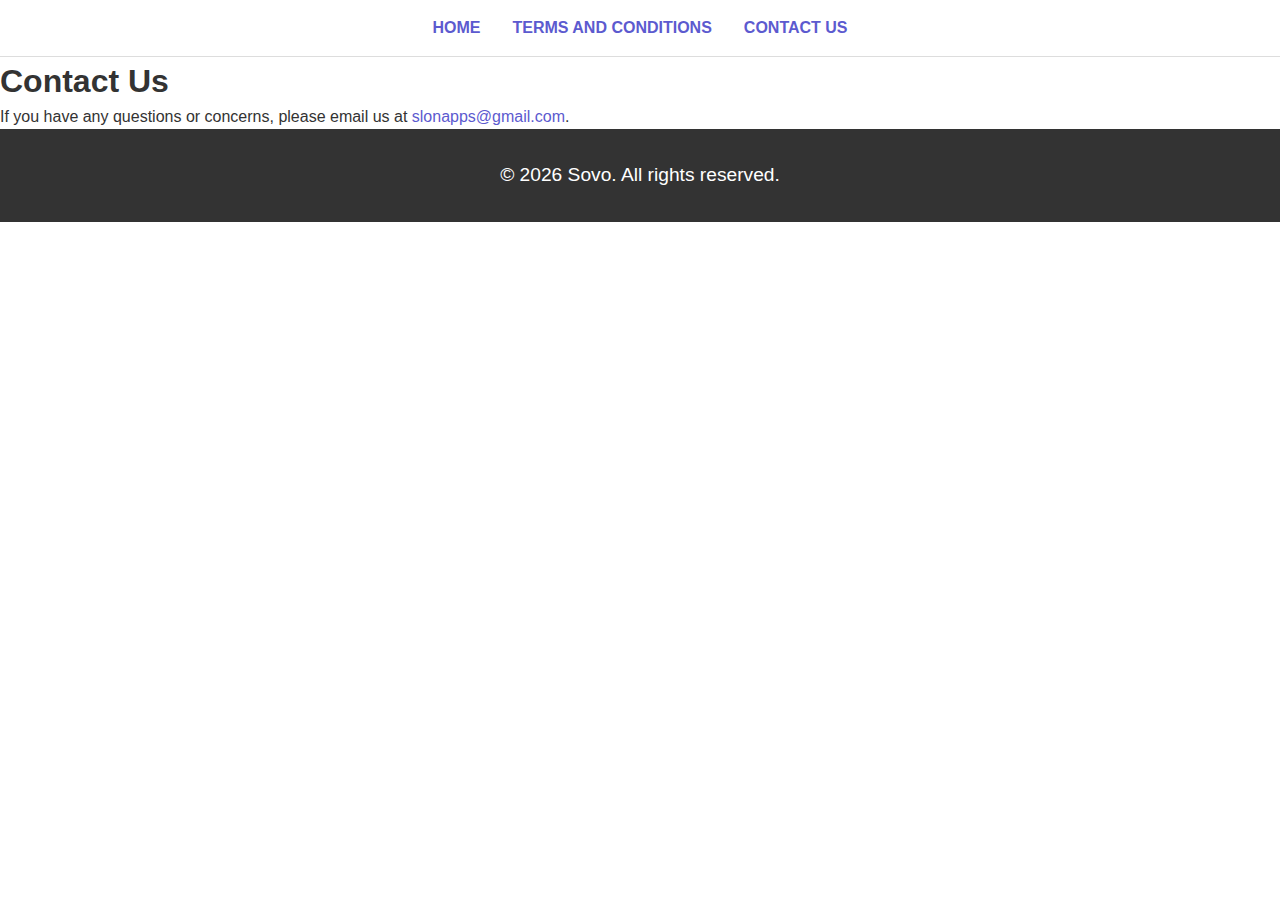
<file: sovo/contact.html>
<!DOCTYPE html>
<html>
<head>
	<meta charset="UTF-8">
	<title>Contact Us | The Pour</title>
	<link rel="stylesheet" href="style.css">
</head>
<body>
	<header>
		<nav>
			<ul>
				<li><a href="index.html">Home</a></li>
				<li><a href="terms.html">Terms and Conditions</a></li>
				<li class="active"><a href="contact.html">Contact Us</a></li>
			</ul>
		</nav>
	</header>
	<main>
		<section class="contact">
			<h1>Contact Us</h1>
			<p>If you have any questions or concerns, please email us at <a href="mailto:slonapps@gmail.com">slonapps@gmail.com</a>.</p>
		</section>
	</main>
	<footer>
		<p>&copy; 2026 Sovo. All rights reserved.</p>
	</footer>
</body>
</html>
</file>
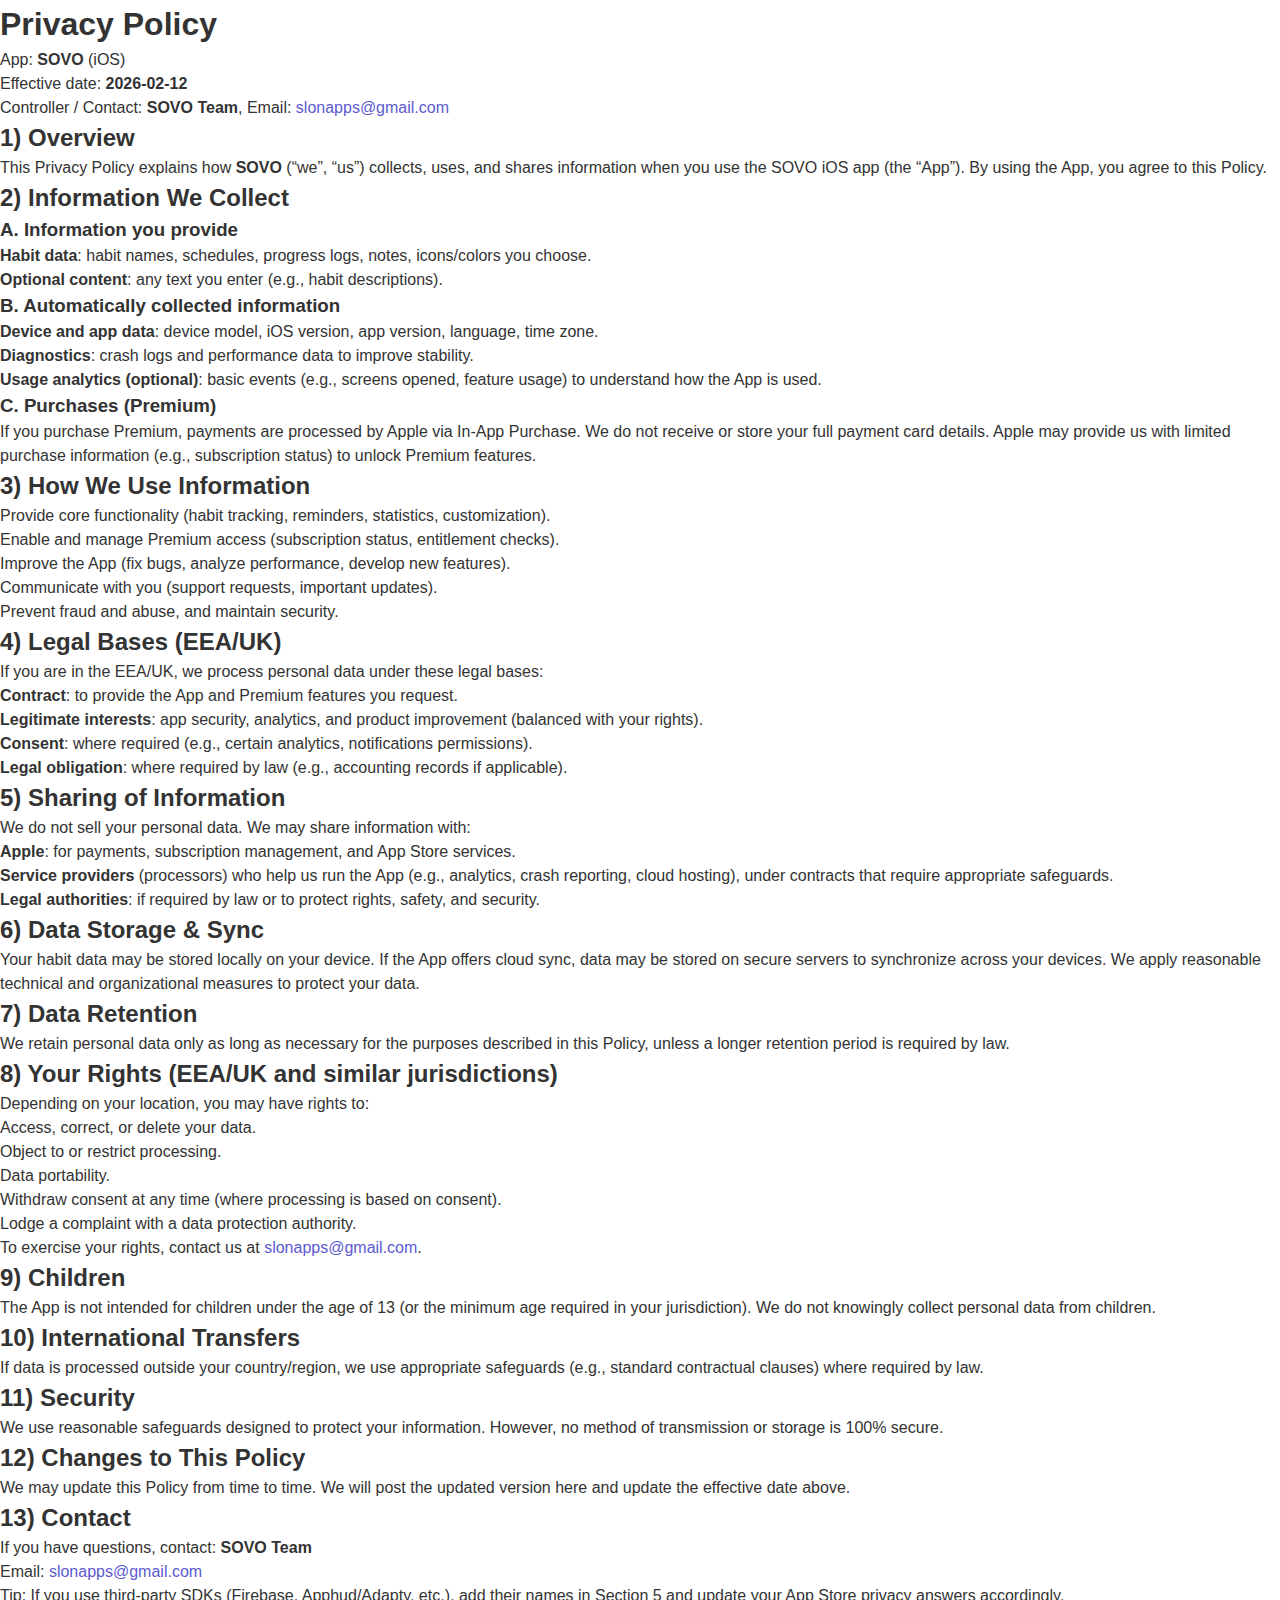
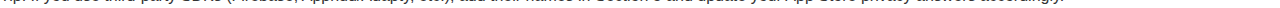
<file: sovo/privacy.html>
<!DOCTYPE html>
<html>
<head>
	<meta charset="UTF-8">
	<title>Privacy policy | Sovo</title>
	<link rel="stylesheet" href="style.css">
</head>
<body>
<main>
  <h1>Privacy Policy</h1>
  <p class="meta">
    App: <strong>SOVO</strong> (iOS)<br/>
    Effective date: <strong><!-- TODO: YYYY-MM-DD -->2026-02-12</strong><br/>
    Controller / Contact: <strong>SOVO Team</strong>,
    Email: <a href="mailto:slonapps@gmail.com">slonapps@gmail.com</a>
  </p>

  <div class="card">
    <h2>1) Overview</h2>
    <p>
      This Privacy Policy explains how <strong>SOVO</strong> (“we”, “us”) collects, uses, and shares information
      when you use the SOVO iOS app (the “App”). By using the App, you agree to this Policy.
    </p>
  </div>

  <div class="card">
    <h2>2) Information We Collect</h2>
    <h3>A. Information you provide</h3>
    <ul>
      <li><strong>Habit data</strong>: habit names, schedules, progress logs, notes, icons/colors you choose.</li>
      <li><strong>Optional content</strong>: any text you enter (e.g., habit descriptions).</li>
    </ul>

    <h3>B. Automatically collected information</h3>
    <ul>
      <li><strong>Device and app data</strong>: device model, iOS version, app version, language, time zone.</li>
      <li><strong>Diagnostics</strong>: crash logs and performance data to improve stability.</li>
      <li><strong>Usage analytics (optional)</strong>: basic events (e.g., screens opened, feature usage) to understand how the App is used.</li>
    </ul>

    <h3>C. Purchases (Premium)</h3>
    <p>
      If you purchase Premium, payments are processed by Apple via In-App Purchase. We do not receive or store your full
      payment card details. Apple may provide us with limited purchase information (e.g., subscription status) to unlock Premium features.
    </p>
  </div>

  <div class="card">
    <h2>3) How We Use Information</h2>
    <ul>
      <li>Provide core functionality (habit tracking, reminders, statistics, customization).</li>
      <li>Enable and manage Premium access (subscription status, entitlement checks).</li>
      <li>Improve the App (fix bugs, analyze performance, develop new features).</li>
      <li>Communicate with you (support requests, important updates).</li>
      <li>Prevent fraud and abuse, and maintain security.</li>
    </ul>
  </div>

  <div class="card">
    <h2>4) Legal Bases (EEA/UK)</h2>
    <p>If you are in the EEA/UK, we process personal data under these legal bases:</p>
    <ul>
      <li><strong>Contract</strong>: to provide the App and Premium features you request.</li>
      <li><strong>Legitimate interests</strong>: app security, analytics, and product improvement (balanced with your rights).</li>
      <li><strong>Consent</strong>: where required (e.g., certain analytics, notifications permissions).</li>
      <li><strong>Legal obligation</strong>: where required by law (e.g., accounting records if applicable).</li>
    </ul>
  </div>

  <div class="card">
    <h2>5) Sharing of Information</h2>
    <p>We do not sell your personal data. We may share information with:</p>
    <ul>
      <li><strong>Apple</strong>: for payments, subscription management, and App Store services.</li>
      <li><strong>Service providers</strong> (processors) who help us run the App (e.g., analytics, crash reporting, cloud hosting),
        under contracts that require appropriate safeguards.</li>
      <li><strong>Legal authorities</strong>: if required by law or to protect rights, safety, and security.</li>
    </ul>
  </div>

  <div class="card">
    <h2>6) Data Storage & Sync</h2>
    <p>
      <!-- TODO: Choose what applies and edit this section. -->
      Your habit data may be stored locally on your device. If the App offers cloud sync, data may be stored on secure servers
      to synchronize across your devices. We apply reasonable technical and organizational measures to protect your data.
    </p>
  </div>

  <div class="card">
    <h2>7) Data Retention</h2>
    <p>
      We retain personal data only as long as necessary for the purposes described in this Policy,
      unless a longer retention period is required by law.
    </p>
  </div>

  <div class="card">
    <h2>8) Your Rights (EEA/UK and similar jurisdictions)</h2>
    <p>Depending on your location, you may have rights to:</p>
    <ul>
      <li>Access, correct, or delete your data.</li>
      <li>Object to or restrict processing.</li>
      <li>Data portability.</li>
      <li>Withdraw consent at any time (where processing is based on consent).</li>
      <li>Lodge a complaint with a data protection authority.</li>
    </ul>
    <p>
      To exercise your rights, contact us at
      <a href="mailto:slonapps@gmail.com">slonapps@gmail.com</a>.
    </p>
  </div>

  <div class="card">
    <h2>9) Children</h2>
    <p>
      The App is not intended for children under the age of 13 (or the minimum age required in your jurisdiction).
      We do not knowingly collect personal data from children.
    </p>
  </div>

  <div class="card">
    <h2>10) International Transfers</h2>
    <p>
      If data is processed outside your country/region, we use appropriate safeguards (e.g., standard contractual clauses)
      where required by law.
    </p>
  </div>

  <div class="card">
    <h2>11) Security</h2>
    <p>
      We use reasonable safeguards designed to protect your information. However, no method of transmission or storage is 100% secure.
    </p>
  </div>

  <div class="card">
    <h2>12) Changes to This Policy</h2>
    <p>
      We may update this Policy from time to time. We will post the updated version here and update the effective date above.
    </p>
  </div>

  <div class="card">
    <h2>13) Contact</h2>
    <p>
      If you have questions, contact:
      <strong>SOVO Team</strong><br/>
      Email: <a href="mailto:slonapps@gmail.com">slonapps@gmail.com</a>
    </p>
  </div>

  <p class="meta">
    Tip: If you use third-party SDKs (Firebase, Apphud/Adapty, etc.), add their names in Section 5 and update your App Store privacy answers accordingly.
  </p>
</main>
</body>
</html>
</file>
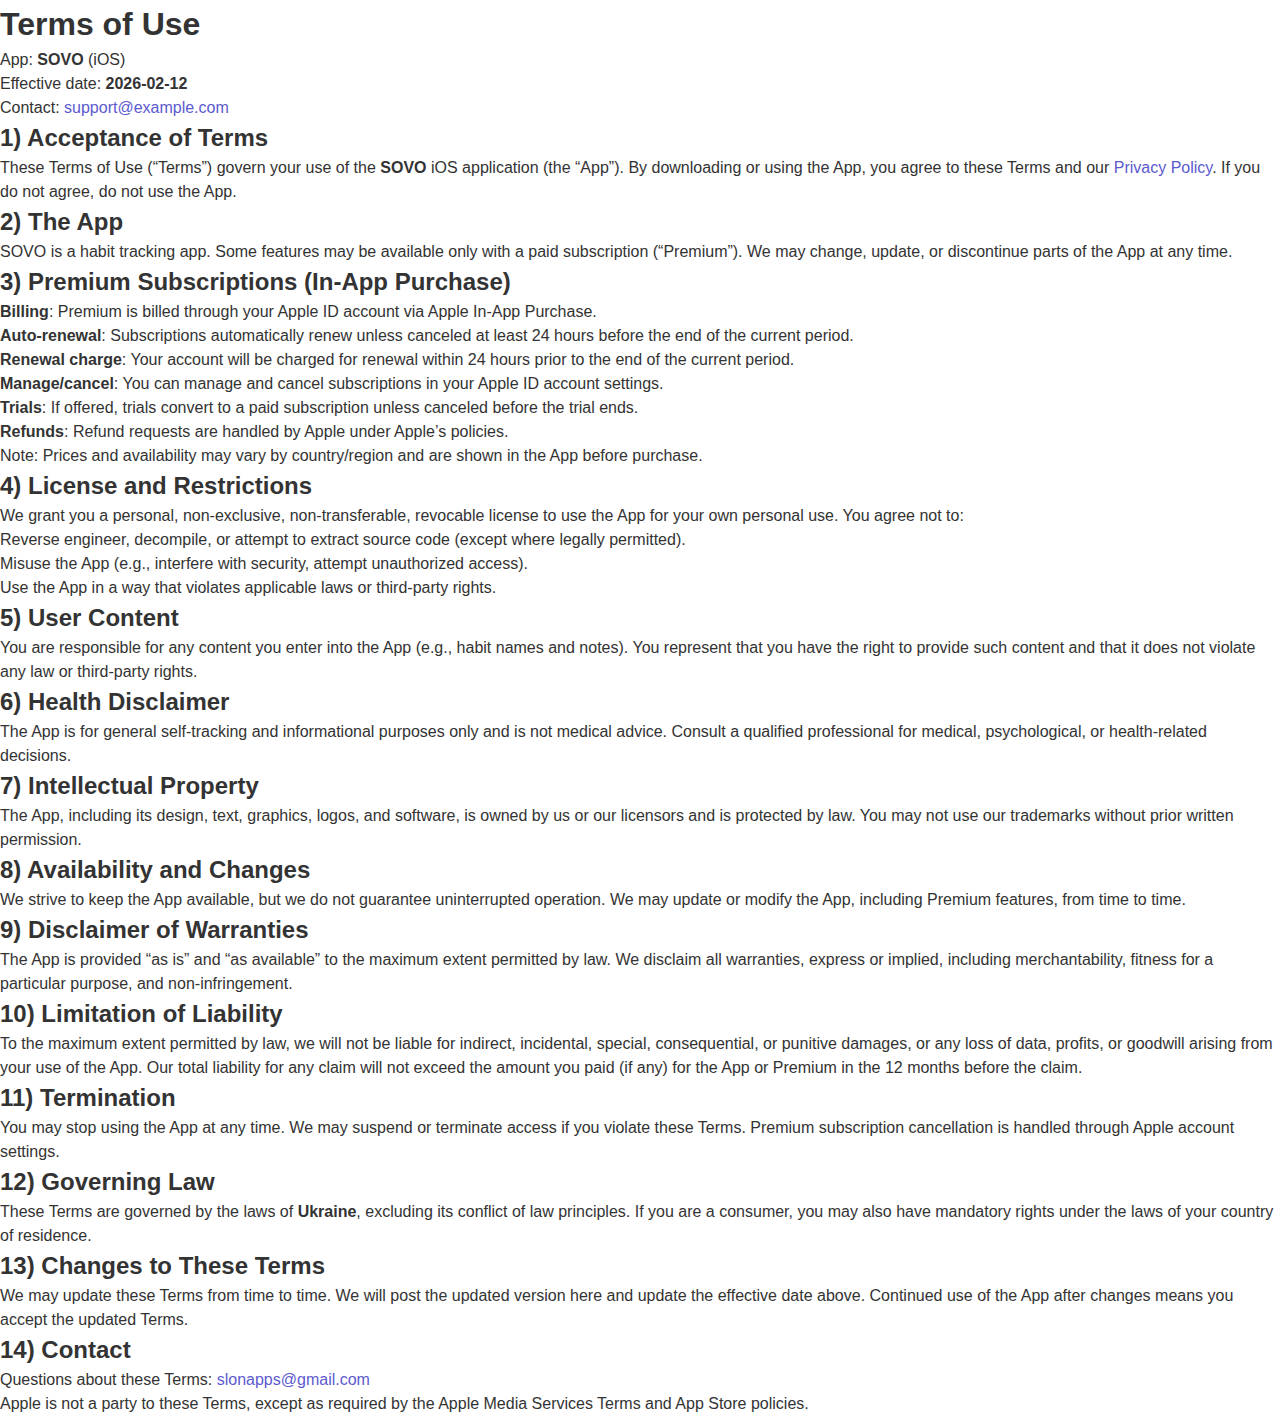
<file: sovo/terms.html>
<!DOCTYPE html>
<html>
<head>
	<meta charset="UTF-8">
	<title>Terms and Conditions | Sovo</title>
	<link rel="stylesheet" href="style.css">
</head>
<body>
<main>
  <h1>Terms of Use</h1>
  <p class="meta">
    App: <strong>SOVO</strong> (iOS)<br/>
    Effective date: <strong><!-- TODO: YYYY-MM-DD -->2026-02-12</strong><br/>
    Contact: <a href="mailto:slonapps@gmail.com"><!-- TODO -->support@example.com</a>
  </p>

  <div class="card">
    <h2>1) Acceptance of Terms</h2>
    <p>
      These Terms of Use (“Terms”) govern your use of the <strong>SOVO</strong> iOS application (the “App”).
      By downloading or using the App, you agree to these Terms and our
      <a href="<!-- TODO: link to privacy policy page -->#">Privacy Policy</a>.
      If you do not agree, do not use the App.
    </p>
  </div>

  <div class="card">
    <h2>2) The App</h2>
    <p>
      SOVO is a habit tracking app. Some features may be available only with a paid subscription (“Premium”).
      We may change, update, or discontinue parts of the App at any time.
    </p>
  </div>

  <div class="card">
    <h2>3) Premium Subscriptions (In-App Purchase)</h2>
    <ul>
      <li><strong>Billing</strong>: Premium is billed through your Apple ID account via Apple In-App Purchase.</li>
      <li><strong>Auto-renewal</strong>: Subscriptions automatically renew unless canceled at least 24 hours before the end of the current period.</li>
      <li><strong>Renewal charge</strong>: Your account will be charged for renewal within 24 hours prior to the end of the current period.</li>
      <li><strong>Manage/cancel</strong>: You can manage and cancel subscriptions in your Apple ID account settings.</li>
      <li><strong>Trials</strong>: If offered, trials convert to a paid subscription unless canceled before the trial ends.</li>
      <li><strong>Refunds</strong>: Refund requests are handled by Apple under Apple’s policies.</li>
    </ul>
    <p class="meta">
      Note: Prices and availability may vary by country/region and are shown in the App before purchase.
    </p>
  </div>

  <div class="card">
    <h2>4) License and Restrictions</h2>
    <p>
      We grant you a personal, non-exclusive, non-transferable, revocable license to use the App for your own personal use.
      You agree not to:
    </p>
    <ul>
      <li>Reverse engineer, decompile, or attempt to extract source code (except where legally permitted).</li>
      <li>Misuse the App (e.g., interfere with security, attempt unauthorized access).</li>
      <li>Use the App in a way that violates applicable laws or third-party rights.</li>
    </ul>
  </div>

  <div class="card">
    <h2>5) User Content</h2>
    <p>
      You are responsible for any content you enter into the App (e.g., habit names and notes).
      You represent that you have the right to provide such content and that it does not violate any law or third-party rights.
    </p>
  </div>

  <div class="card">
    <h2>6) Health Disclaimer</h2>
    <p>
      The App is for general self-tracking and informational purposes only and is not medical advice.
      Consult a qualified professional for medical, psychological, or health-related decisions.
    </p>
  </div>

  <div class="card">
    <h2>7) Intellectual Property</h2>
    <p>
      The App, including its design, text, graphics, logos, and software, is owned by us or our licensors and is protected by law.
      You may not use our trademarks without prior written permission.
    </p>
  </div>

  <div class="card">
    <h2>8) Availability and Changes</h2>
    <p>
      We strive to keep the App available, but we do not guarantee uninterrupted operation.
      We may update or modify the App, including Premium features, from time to time.
    </p>
  </div>

  <div class="card">
    <h2>9) Disclaimer of Warranties</h2>
    <p>
      The App is provided “as is” and “as available” to the maximum extent permitted by law.
      We disclaim all warranties, express or implied, including merchantability, fitness for a particular purpose, and non-infringement.
    </p>
  </div>

  <div class="card">
    <h2>10) Limitation of Liability</h2>
    <p>
      To the maximum extent permitted by law, we will not be liable for indirect, incidental, special, consequential, or punitive damages,
      or any loss of data, profits, or goodwill arising from your use of the App.
      Our total liability for any claim will not exceed the amount you paid (if any) for the App or Premium in the 12 months before the claim.
    </p>
  </div>

  <div class="card">
    <h2>11) Termination</h2>
    <p>
      You may stop using the App at any time. We may suspend or terminate access if you violate these Terms.
      Premium subscription cancellation is handled through Apple account settings.
    </p>
  </div>

  <div class="card">
    <h2>12) Governing Law</h2>
    <p>
      <!-- TODO: Choose what applies and adjust. -->
      These Terms are governed by the laws of <strong>Ukraine</strong>,
      excluding its conflict of law principles.
      If you are a consumer, you may also have mandatory rights under the laws of your country of residence.
    </p>
  </div>

  <div class="card">
    <h2>13) Changes to These Terms</h2>
    <p>
      We may update these Terms from time to time. We will post the updated version here and update the effective date above.
      Continued use of the App after changes means you accept the updated Terms.
    </p>
  </div>

  <div class="card">
    <h2>14) Contact</h2>
    <p>
      Questions about these Terms:
      <a href="mailto:slonapps@gmail.com">slonapps@gmail.com</a>
    </p>
  </div>

  <p class="meta">
    Apple is not a party to these Terms, except as required by the Apple Media Services Terms and App Store policies.
  </p>
</main>
</body>
</html>
</file>
<file: pour/style.css>
/* Global styles */

* {
  box-sizing: border-box;
  margin: 0;
  padding: 0;
}

body {
  font-family: Arial, sans-serif;
  font-size: 16px;
  line-height: 1.5;
  color: #333;
}

a {
  color: #5C5ACF;
  text-decoration: none;
}

ul {
  list-style: none;
}

/* Header styles */

header {
  background-color: #FFF;
  border-bottom: 1px solid #DDD;
  padding: 1rem;
  text-align: center;
}

nav ul {
  display: flex;
  justify-content: center;
  align-items: center;
}

nav li {
  margin: 0 1rem;
}

nav a {
  font-weight: bold;
  text-transform: uppercase;
}

/* Hero section styles */

.hero {
  background-color: #5C5ACF;
  color: #FFF;
  padding: 4rem;
  text-align: center;
}

.hero h1 {
  font-size: 4rem;
  margin-bottom: 1rem;
}

.hero p {
  font-size: 1.5rem;
  margin-bottom: 2rem;
}

.button {
  display: inline-block;
  padding: 1rem 2rem;
  background-color: #FFF;
  color: #5C5ACF;
  border-radius: 2rem;
  transition: background-color 0.3s ease;
}

.button:hover {
  background-color: #DDD;
}

/* Features section styles */

.features {
  background-color: #F6F6F6;
  padding: 4rem;
  text-align: center;
}

.features h2 {
  font-size: 2rem;
  margin-bottom: 2rem;
}

.features li {
  font-size: 1.2rem;
  margin-bottom: 1rem;
}

/* Testimonial section styles */

.testimonial {
  background-color: #EEE;
  padding: 4rem;
  text-align: center;
}

.testimonial blockquote {
  font-size: 1.5rem;
  margin-bottom: 2rem;
}

.testimonial cite {
  font-style: italic;
  font-size: 1.2rem;
}

/* Footer styles */

footer {
  background-color: #333;
  color: #FFF;
  padding: 2rem;
  text-align: center;
}

footer p {
  font-size: 1.2rem;
}
</file>
<file: sovo/style.css>
/* Global styles */

* {
  box-sizing: border-box;
  margin: 0;
  padding: 0;
}

body {
  font-family: Arial, sans-serif;
  font-size: 16px;
  line-height: 1.5;
  color: #333;
}

a {
  color: #5C5ACF;
  text-decoration: none;
}

ul {
  list-style: none;
}

/* Header styles */

header {
  background-color: #FFF;
  border-bottom: 1px solid #DDD;
  padding: 1rem;
  text-align: center;
}

nav ul {
  display: flex;
  justify-content: center;
  align-items: center;
}

nav li {
  margin: 0 1rem;
}

nav a {
  font-weight: bold;
  text-transform: uppercase;
}

/* Hero section styles */

.hero {
  background-color: #5C5ACF;
  color: #FFF;
  padding: 4rem;
  text-align: center;
}

.hero h1 {
  font-size: 4rem;
  margin-bottom: 1rem;
}

.hero p {
  font-size: 1.5rem;
  margin-bottom: 2rem;
}

.button {
  display: inline-block;
  padding: 1rem 2rem;
  background-color: #FFF;
  color: #5C5ACF;
  border-radius: 2rem;
  transition: background-color 0.3s ease;
}

.button:hover {
  background-color: #DDD;
}

/* Features section styles */

.features {
  background-color: #F6F6F6;
  padding: 4rem;
  text-align: center;
}

.features h2 {
  font-size: 2rem;
  margin-bottom: 2rem;
}

.features li {
  font-size: 1.2rem;
  margin-bottom: 1rem;
}

/* Testimonial section styles */

.testimonial {
  background-color: #EEE;
  padding: 4rem;
  text-align: center;
}

.testimonial blockquote {
  font-size: 1.5rem;
  margin-bottom: 2rem;
}

.testimonial cite {
  font-style: italic;
  font-size: 1.2rem;
}

/* Footer styles */

footer {
  background-color: #333;
  color: #FFF;
  padding: 2rem;
  text-align: center;
}

footer p {
  font-size: 1.2rem;
}
</file>
